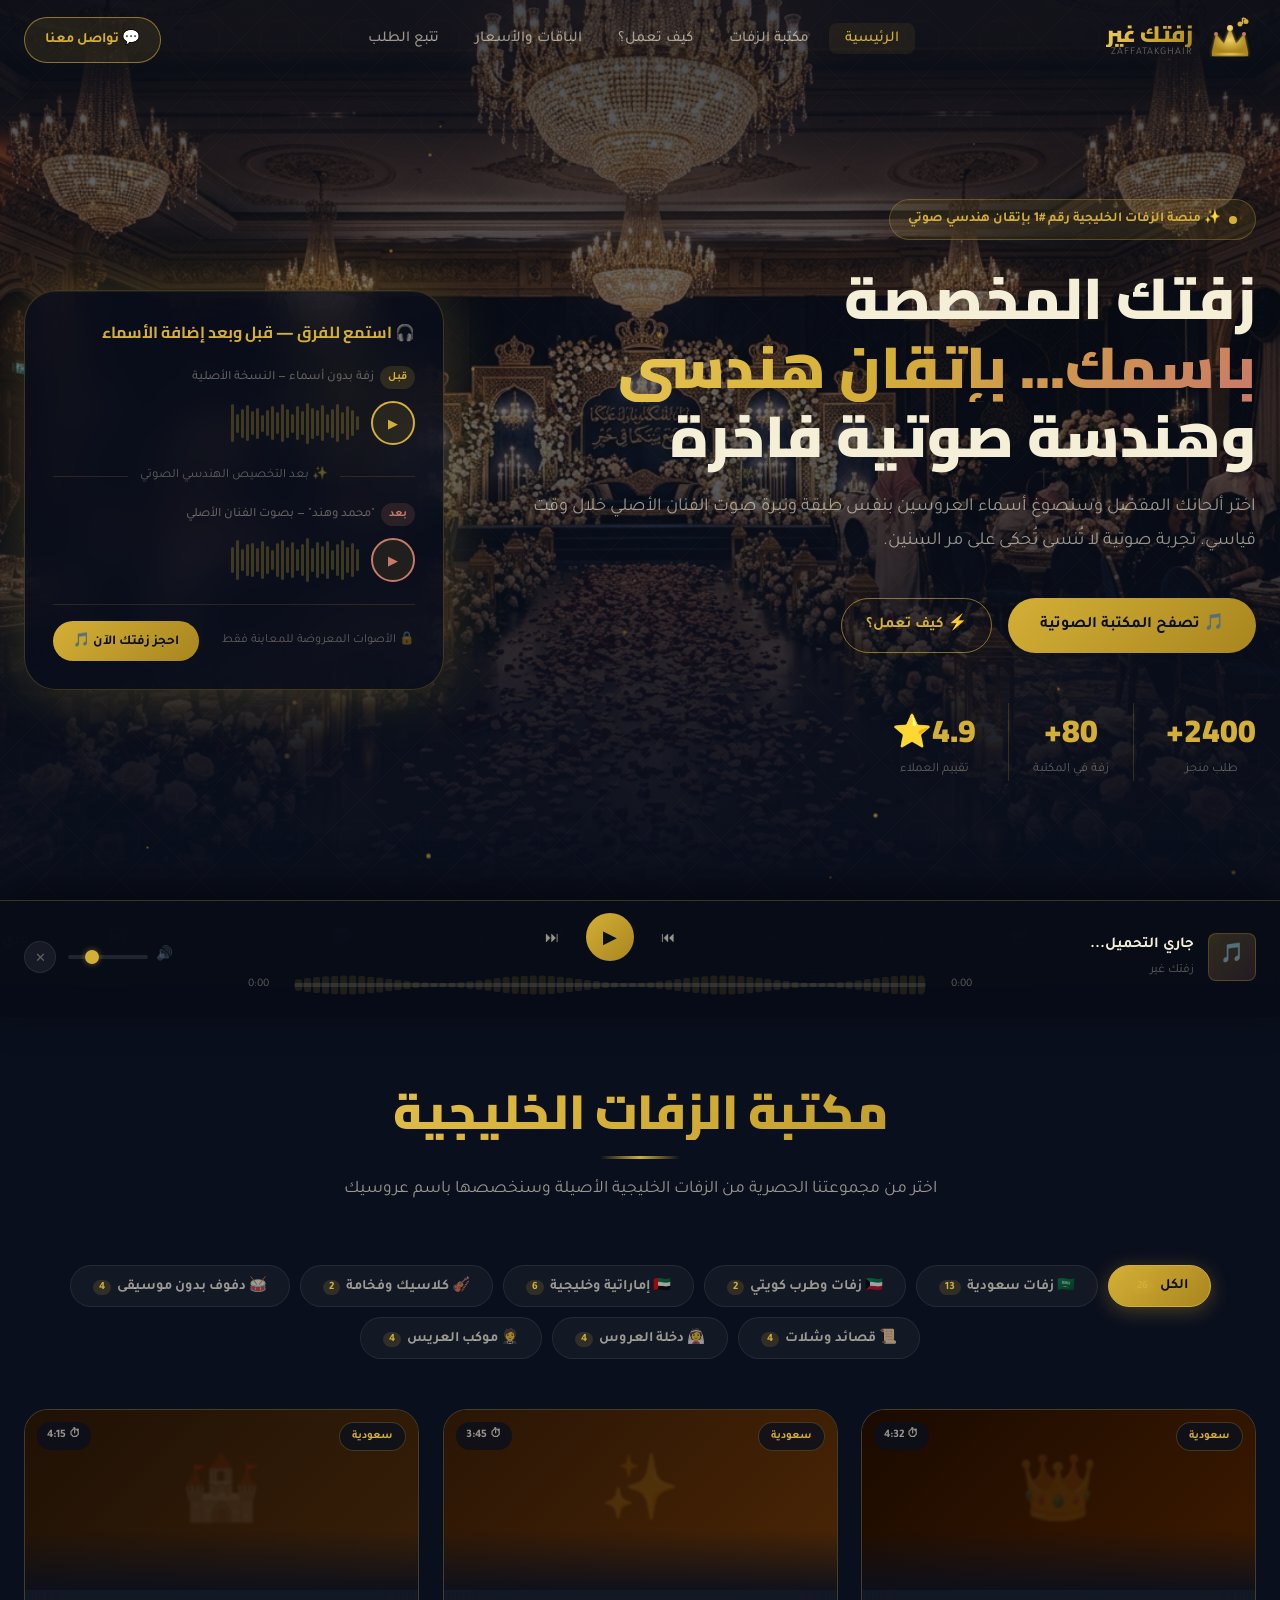
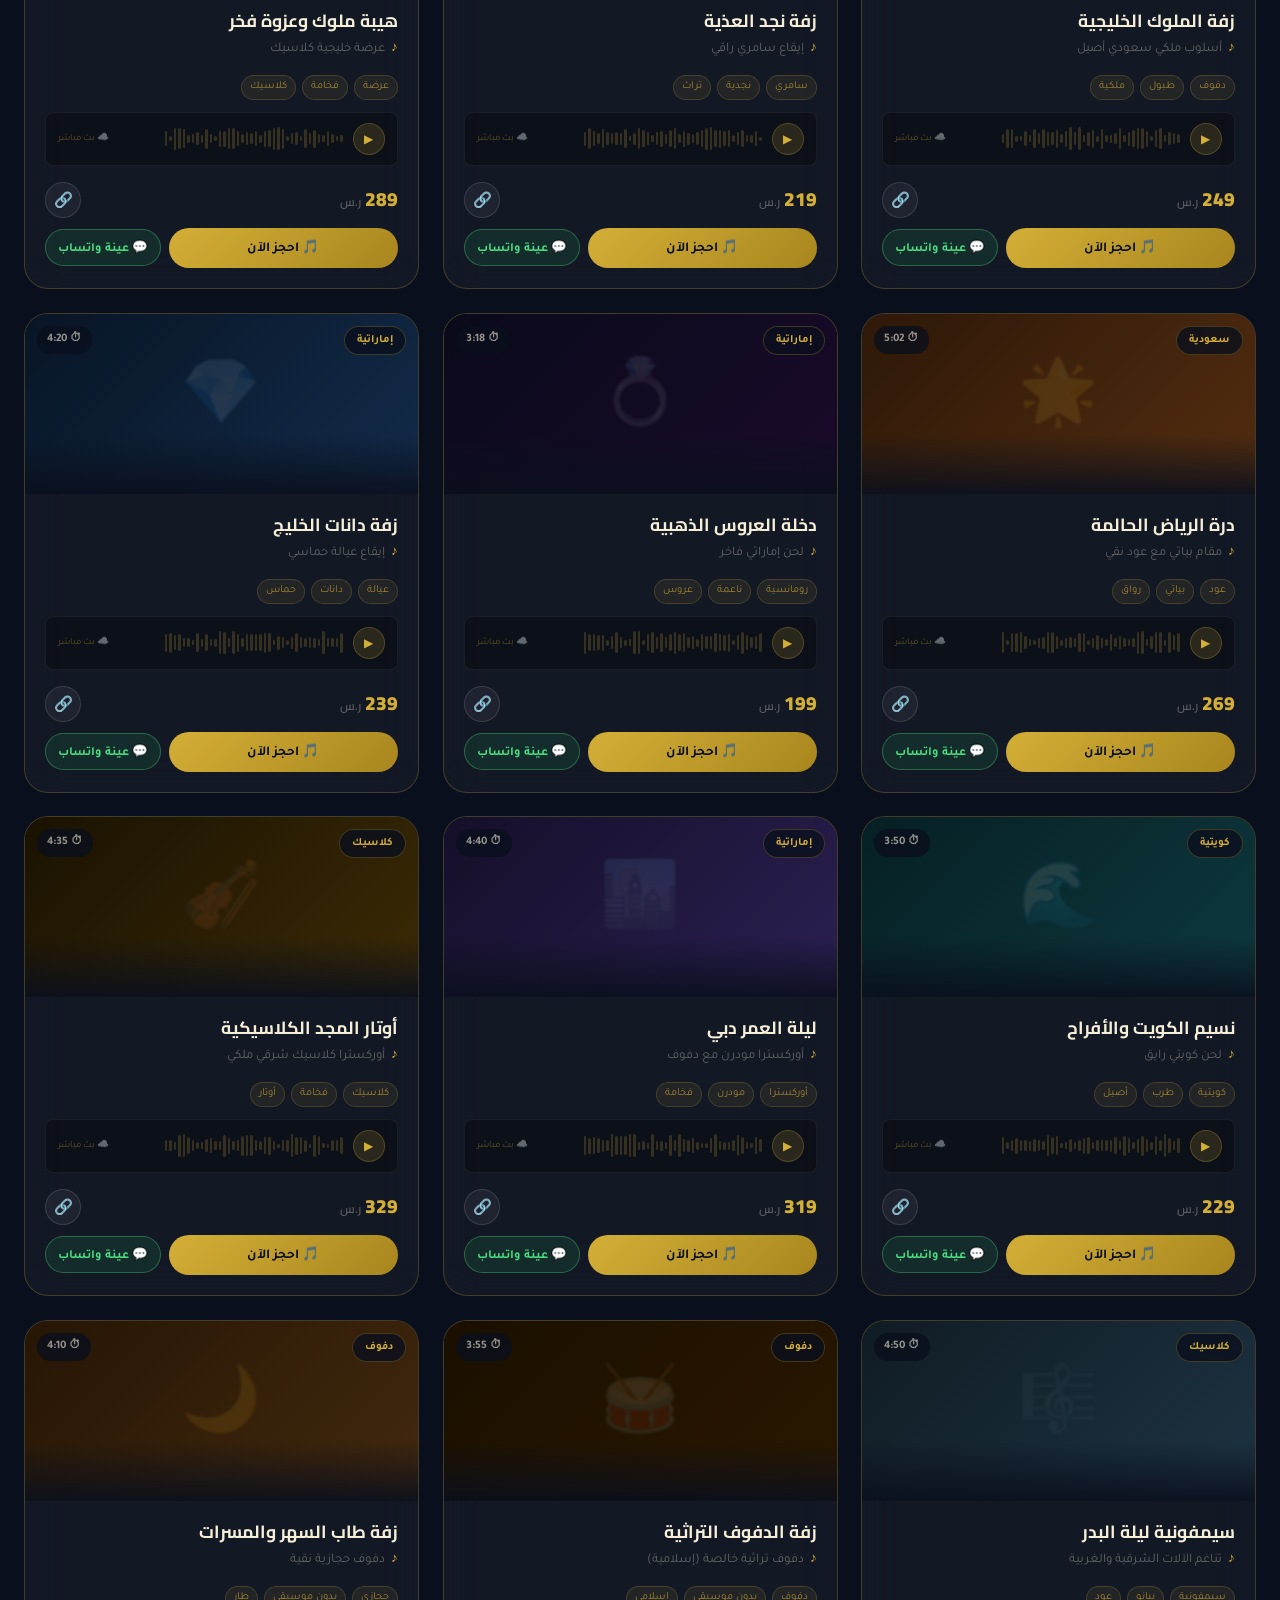
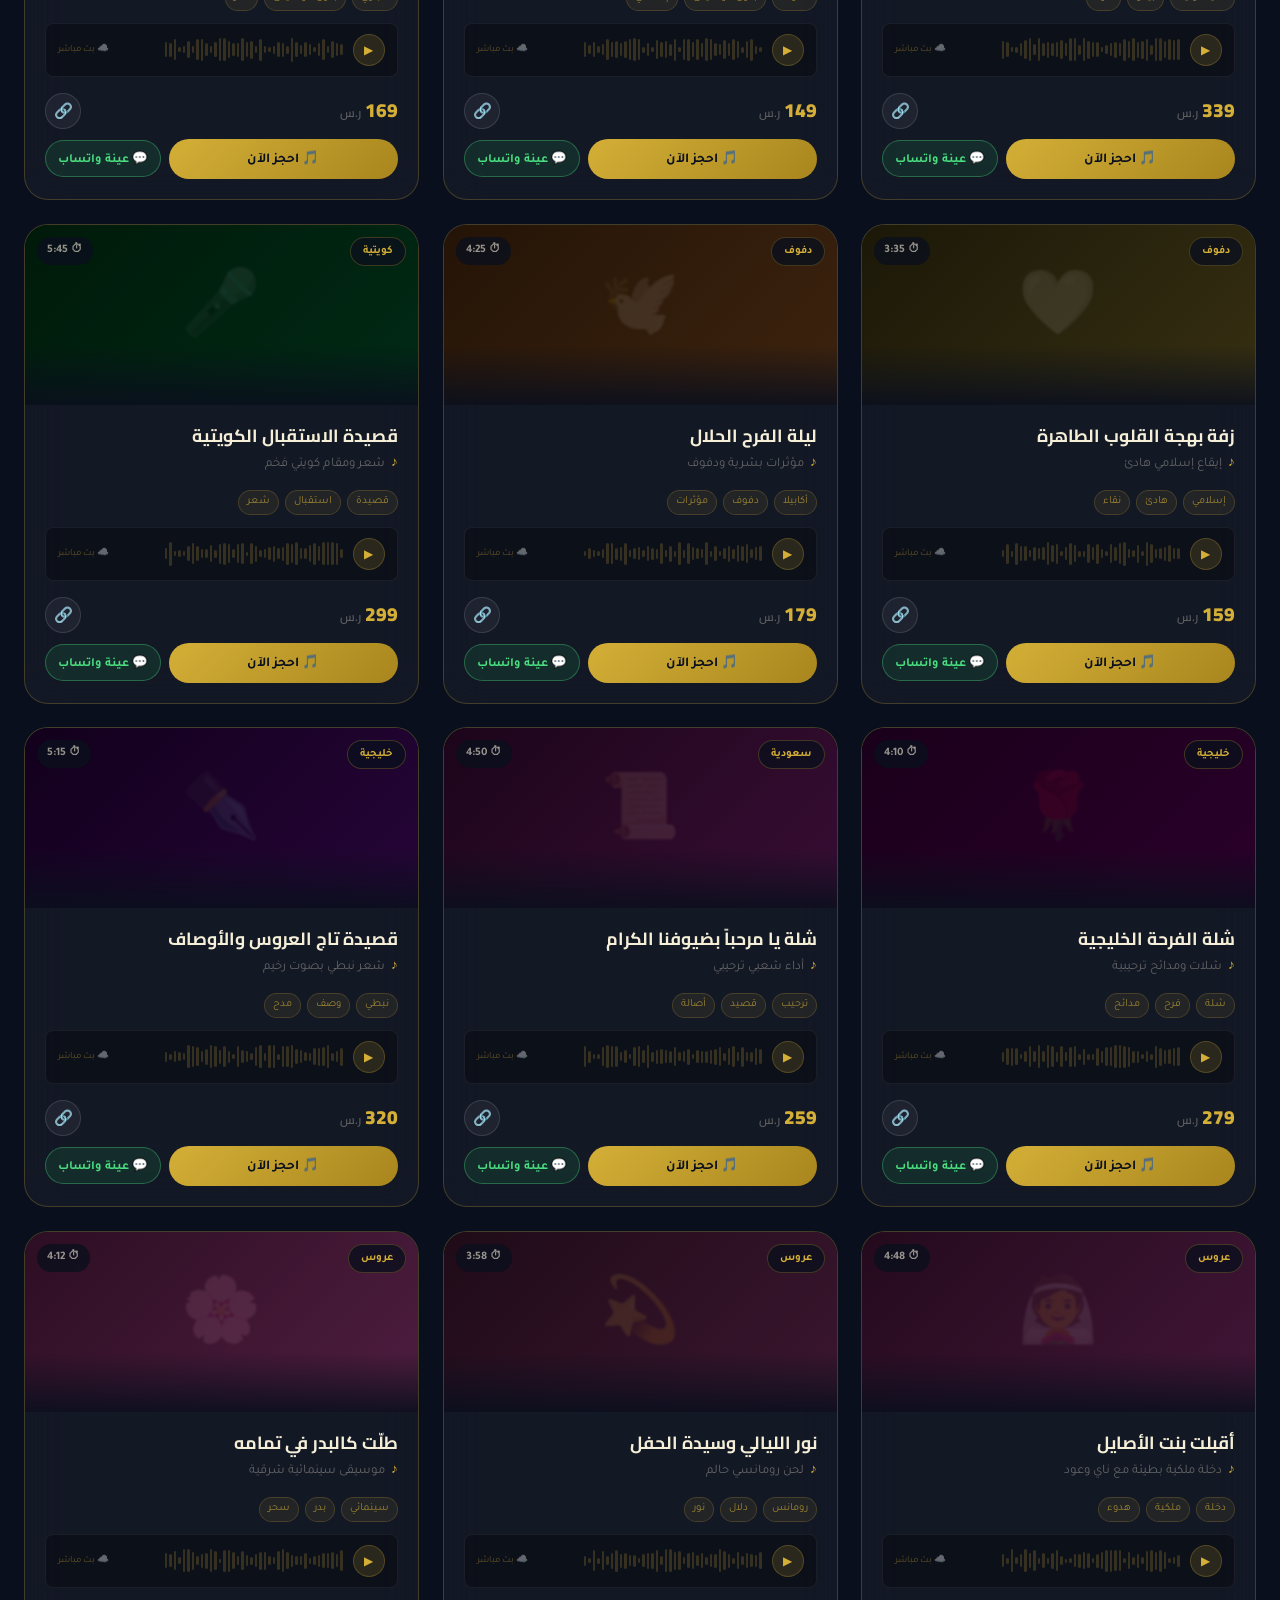
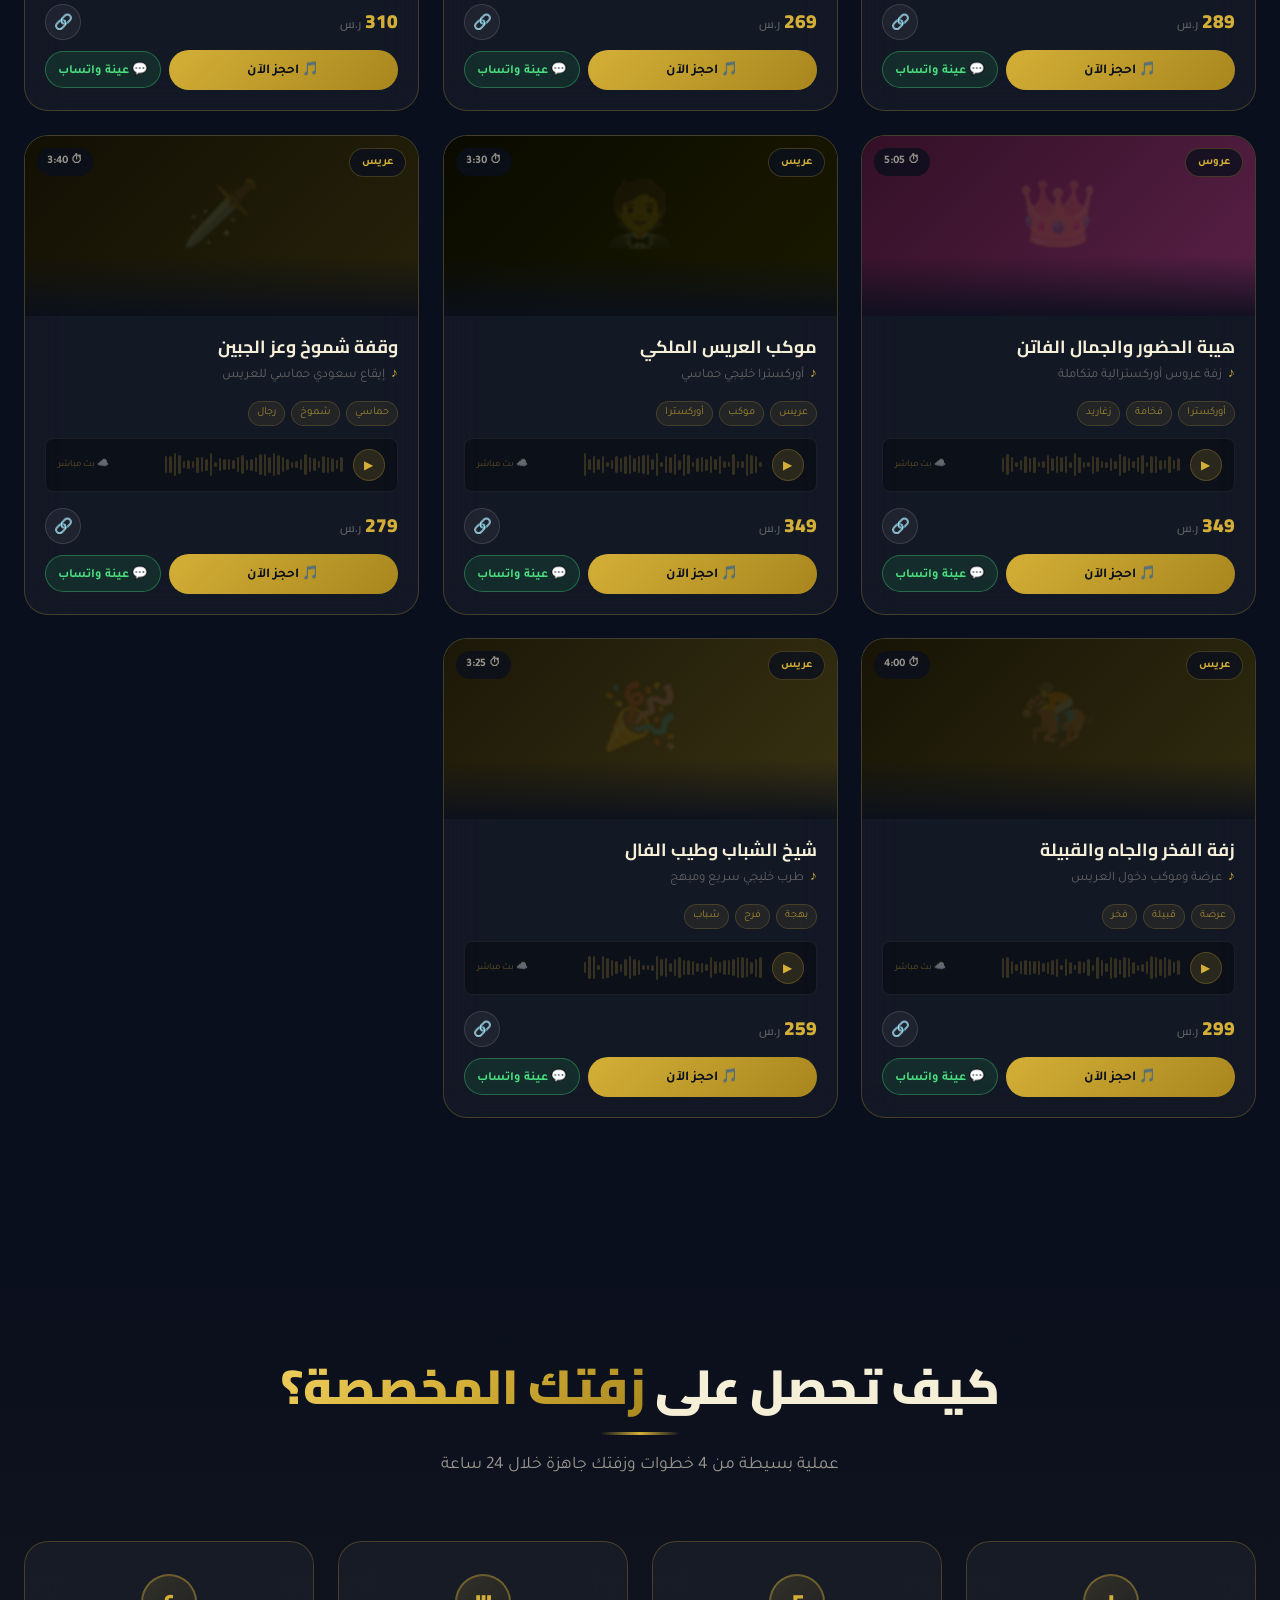
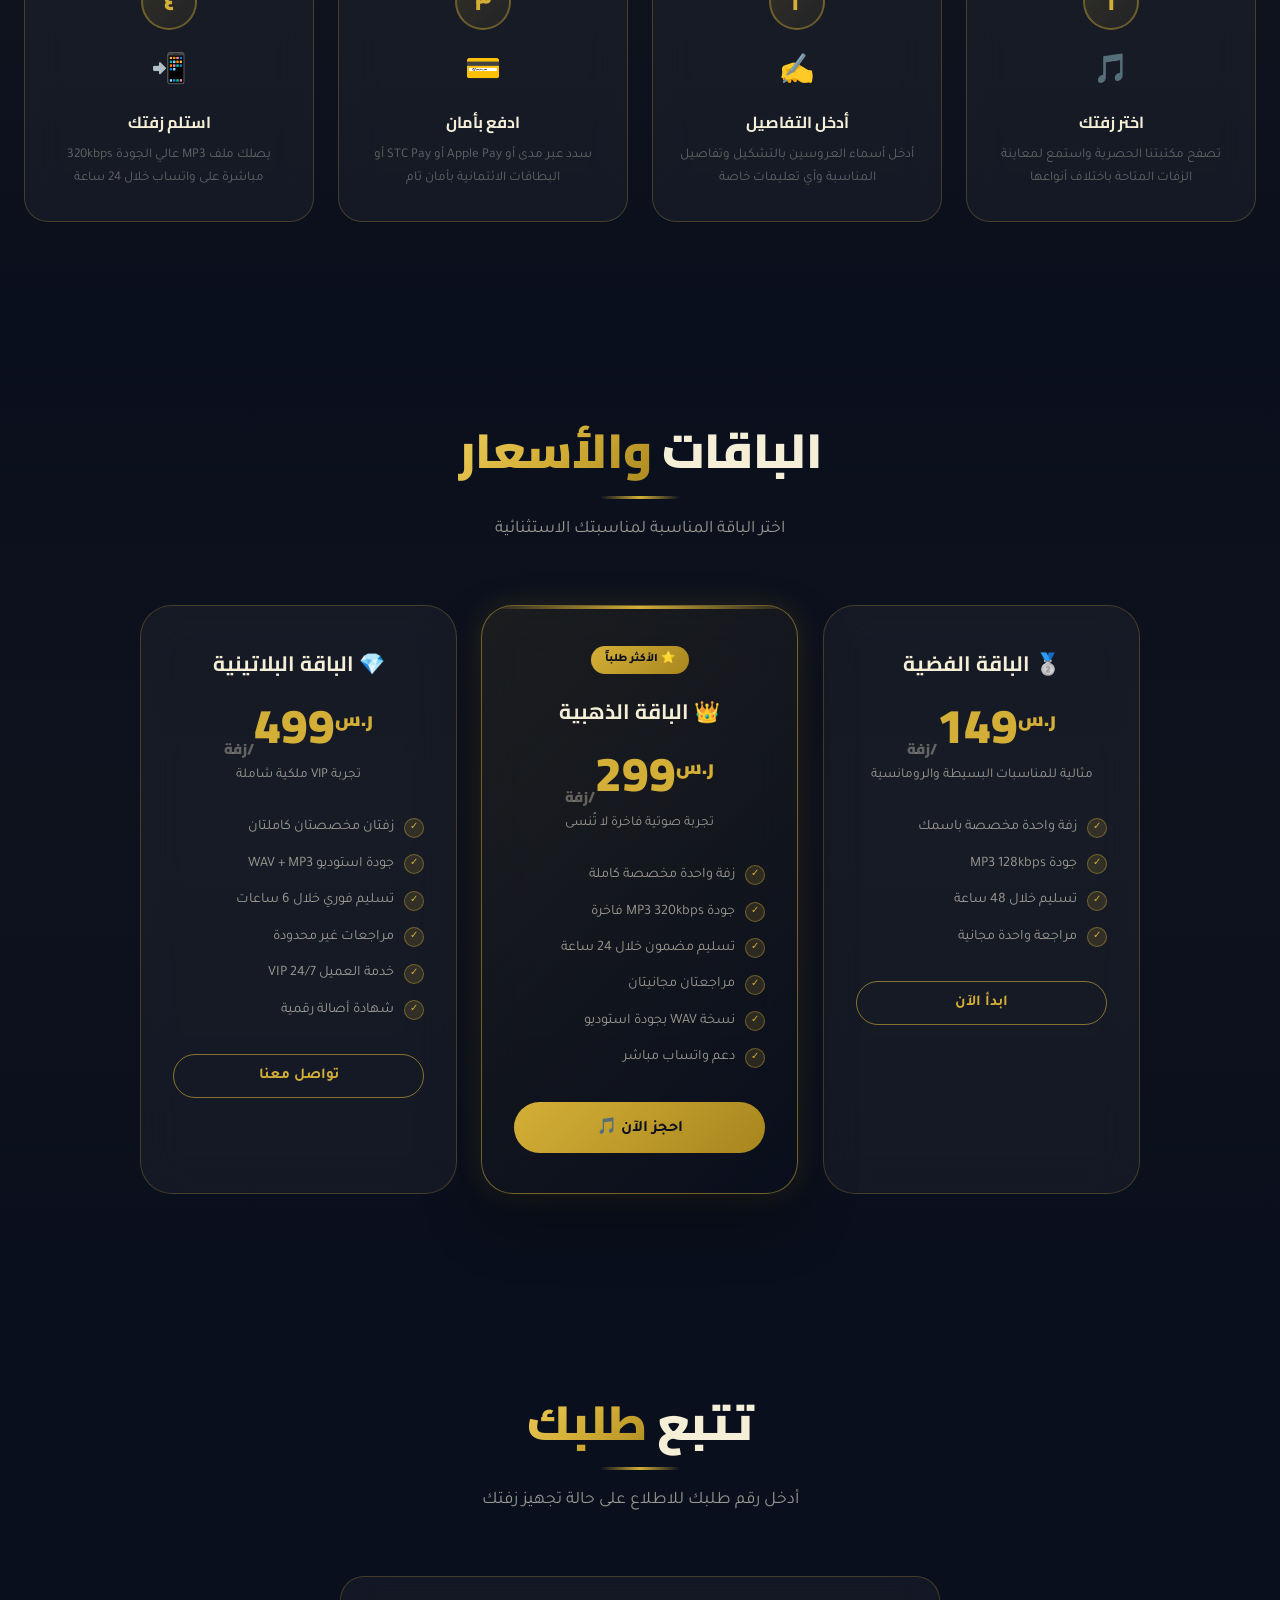
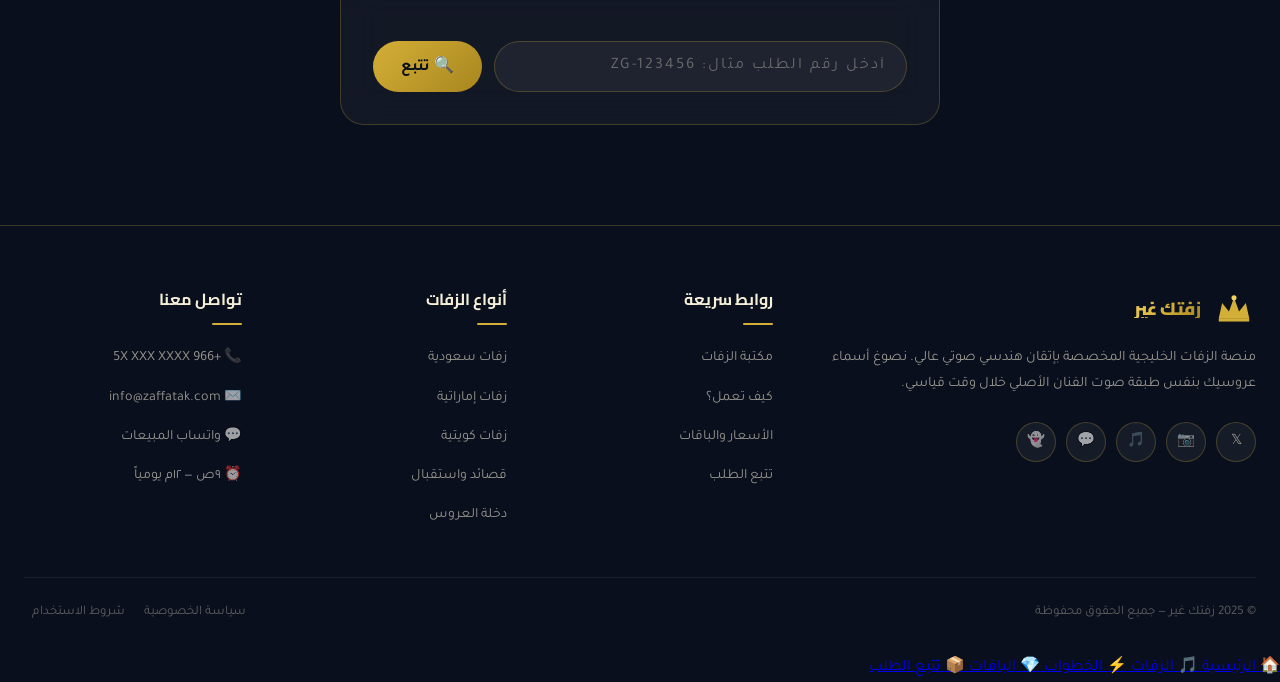
<file: index.html>
<!DOCTYPE html>
<html lang="ar" dir="rtl">
<head>
  <meta charset="UTF-8" />
  <meta name="viewport" content="width=device-width, initial-scale=1.0" />
  <title>زفتك غير | ZaffatakGhair — زفتك المخصصة باسمك بإتقان هندسي</title>
  <meta name="description" content="منصة زفتك غير — زفتك الخليجية المخصصة باسمك وبنفس طبقة صوت الفنان الأصلي، بإتقان هندسي صوتي عالي. زفات سعودية وإماراتية وكويتية فاخرة." />
  <meta name="keywords" content="زفة, زفات خليجية, زفة مخصصة, زفة باسمك, زفة سعودية, دخلة عروس, زفة احترافية" />
  <meta property="og:title" content="زفتك غير — زفة مخصصة باسمك بإتقان هندسي فاخر" />
  <meta property="og:description" content="اختر زفتك وسنصوغ أسماء العروسين بنفس صوت الفنان خلال وقت قياسي" />
  <meta property="og:type" content="website" />
  <link rel="preconnect" href="https://fonts.googleapis.com" />
  <link rel="preconnect" href="https://fonts.gstatic.com" crossorigin />
  <link href="https://fonts.googleapis.com/css2?family=Tajawal:wght@300;400;500;700;800;900&family=Cairo:wght@300;400;600;700;900&display=swap" rel="stylesheet" />
  <link rel="stylesheet" href="css/main.css" />

  <style>
    /* ── Mobile Nav Menu ── */
    .mobile-menu {
      position: fixed;
      top: 80px; left: 0; right: 0;
      background: rgba(10,15,29,0.97);
      backdrop-filter: blur(20px);
      border-bottom: 1px solid rgba(212,175,55,0.2);
      padding: 24px;
      z-index: 999;
      transform: translateY(-10px);
      opacity: 0;
      visibility: hidden;
      transition: all 0.3s ease;
    }
    .mobile-menu.open { transform: translateY(0); opacity: 1; visibility: visible; }
    .mobile-menu .mobile-nav { display: flex; flex-direction: column; gap: 4px; list-style: none; }
    .mobile-menu .mobile-nav a {
      font-family: 'Tajawal', sans-serif;
      font-size: 1.05rem;
      font-weight: 600;
      color: var(--text-muted);
      text-decoration: none;
      padding: 12px 16px;
      border-radius: 10px;
      display: block;
      transition: var(--transition);
    }
    .mobile-menu .mobile-nav a:hover { color: var(--gold); background: rgba(212,175,55,0.08); }

    /* ── Features Strip ── */
    .features-strip {
      border-top: 1px solid rgba(212,175,55,0.12);
      border-bottom: 1px solid rgba(212,175,55,0.12);
      padding: 24px 0;
      overflow: hidden;
      background: rgba(212,175,55,0.02);
    }
    .features-inner {
      display: flex;
      gap: 60px;
      animation: scrollMarquee 30s linear infinite;
    }
    .feature-item {
      display: flex;
      align-items: center;
      gap: 12px;
      white-space: nowrap;
      font-size: 0.9rem;
      color: var(--text-muted);
      font-weight: 500;
    }
    .feature-item .fi { font-size: 1.2rem; }
    @keyframes scrollMarquee {
      0% { transform: translateX(0); }
      100% { transform: translateX(-50%); }
    }

    /* ── How it Works ── */
    .steps-grid {
      display: grid;
      grid-template-columns: repeat(4, 1fr);
      gap: 24px;
    }
    .step-card {
      text-align: center;
      padding: 32px 20px;
    }
    .step-num {
      width: 56px;
      height: 56px;
      border-radius: 50%;
      background: linear-gradient(135deg, rgba(212,175,55,0.15), rgba(212,175,55,0.05));
      border: 2px solid rgba(212,175,55,0.4);
      display: flex;
      align-items: center;
      justify-content: center;
      margin: 0 auto 20px;
      font-family: 'Cairo', sans-serif;
      font-size: 1.4rem;
      font-weight: 900;
      color: var(--gold);
    }
    .step-icon { font-size: 1.8rem; margin-bottom: 10px; display: block; }
    .step-title {
      font-family: 'Cairo', sans-serif;
      font-size: 1rem;
      font-weight: 700;
      color: var(--text-primary);
      margin-bottom: 8px;
    }
    .step-desc { font-size: 0.84rem; color: var(--text-dim); line-height: 1.7; }
    .step-connector {
      display: flex;
      align-items: center;
      justify-content: center;
      color: var(--gold);
      font-size: 1.2rem;
      opacity: 0.4;
    }

    @media (max-width: 768px) {
      .steps-grid { grid-template-columns: repeat(2, 1fr); }
    }
    @media (max-width: 480px) {
      .steps-grid { grid-template-columns: 1fr; }
    }
  </style>
</head>
<body>

<!-- ══════════════════════════════════════════════════════
     TOAST CONTAINER
     ══════════════════════════════════════════════════════ -->
<div class="toast-container" id="toast-container" aria-live="polite"></div>

<!-- ══════════════════════════════════════════════════════
     HEADER
     ══════════════════════════════════════════════════════ -->
<header class="header" id="main-header" role="banner">
  <div class="container">
    <nav class="nav-inner" aria-label="القائمة الرئيسية">

      <!-- Logo -->
      <a href="#" class="logo-wrap" aria-label="زفتك غير - الرئيسية">
        <div class="logo-icon">
          <svg viewBox="0 0 52 52" fill="none" xmlns="http://www.w3.org/2000/svg" aria-hidden="true">
            <defs>
              <radialGradient id="crown-grad" cx="50%" cy="50%" r="50%">
                <stop offset="0%" stop-color="#F0D060"/>
                <stop offset="100%" stop-color="#A8861E"/>
              </radialGradient>
              <filter id="glow">
                <feGaussianBlur stdDeviation="1.5" result="blur"/>
                <feMerge><feMergeNode in="blur"/><feMergeNode in="SourceGraphic"/></feMerge>
              </filter>
            </defs>
            <!-- Crown base -->
            <path d="M8 38 L8 42 L44 42 L44 38 Z" fill="url(#crown-grad)" rx="2" filter="url(#glow)"/>
            <!-- Crown body -->
            <path d="M8 38 L12 20 L20 30 L26 14 L32 30 L40 20 L44 38 Z" fill="url(#crown-grad)" filter="url(#glow)"/>
            <!-- Crown gems -->
            <circle cx="26" cy="14" r="3" fill="#F0D060"/>
            <circle cx="12" cy="20" r="2" fill="#C9796A"/>
            <circle cx="40" cy="20" r="2" fill="#C9796A"/>
            <!-- Musical note -->
            <circle cx="36" cy="10" r="2.5" fill="#D4AF37"/>
            <line x1="38.5" y1="10" x2="38.5" y2="4" stroke="#D4AF37" stroke-width="1.5"/>
            <line x1="38.5" y1="4" x2="42" y2="5" stroke="#D4AF37" stroke-width="1.5"/>
            <circle cx="42" cy="7.5" r="2.5" fill="#D4AF37"/>
          </svg>
        </div>
        <div class="logo-text">
          <span class="logo-main">زفتك غير</span>
          <span class="logo-sub">ZaffatakGhair</span>
        </div>
      </a>

      <!-- Desktop Nav -->
      <ul class="nav-links" role="list">
        <li><a href="#hero" class="active">الرئيسية</a></li>
        <li><a href="#catalog">مكتبة الزفات</a></li>
        <li><a href="#how-it-works">كيف تعمل؟</a></li>
        <li><a href="#pricing">الباقات والأسعار</a></li>
        <li><a href="#tracking">تتبع الطلب</a></li>
      </ul>

      <!-- Actions -->
      <div class="nav-actions">
        <a href="https://wa.me/966500000000?text=%D9%85%D8%B1%D8%AD%D8%A8%D8%A7%D9%8B%D8%8C%20%D8%A3%D8%B1%D9%8A%D8%AF%20%D8%A7%D9%84%D8%A7%D8%B3%D8%AA%D9%81%D8%B3%D8%A7%D8%B1%20%D8%B9%D9%86%20%D8%AE%D8%AF%D9%85%D8%A7%D8%AA%20%D8%B2%D9%81%D8%AA%D9%83%20%D8%BA%D9%8A%D8%B1" target="_blank" rel="noopener" class="nav-btn-contact" aria-label="تواصل معنا عبر واتساب" style="text-decoration:none;">
          💬 تواصل معنا
        </a>
        <button class="hamburger" id="hamburger" aria-label="قائمة التنقل" aria-expanded="false">
          <span></span><span></span><span></span>
        </button>
      </div>

    </nav>
  </div>

  <!-- Mobile Menu -->
  <div class="mobile-menu" id="mobile-menu" role="dialog" aria-label="قائمة التنقل المحمولة">
    <ul class="mobile-nav">
      <li><a href="#hero">🏠 الرئيسية</a></li>
      <li><a href="#catalog">🎵 مكتبة الزفات</a></li>
      <li><a href="#how-it-works">⚡ كيف تعمل؟</a></li>
      <li><a href="#pricing">💎 الباقات والأسعار</a></li>
      <li><a href="#tracking">📦 تتبع الطلب</a></li>
    </ul>
  </div>
</header>

<!-- ══════════════════════════════════════════════════════
     HERO SECTION
     ══════════════════════════════════════════════════════ -->
<section class="hero" id="hero" aria-labelledby="hero-heading">
  <div class="hero-bg" aria-hidden="true"></div>
  <div id="particles" aria-hidden="true"></div>

  <div class="container">
    <div class="hero-content">

      <!-- Text Side -->
      <div class="hero-text-side">
        <div class="hero-badge">
          <span class="dot"></span>
          ✨ منصة الزفات الخليجية رقم #1 بإتقان هندسي صوتي
        </div>

        <h1 class="hero-title" id="hero-heading">
          زفتك المخصصة
          <span class="highlight">باسمك... بإتقان هندسي</span>
          وهندسة صوتية فاخرة
        </h1>

        <p class="hero-subtitle">
          اختر ألحانك المفضل وسنصوغ أسماء العروسين بنفس طبقة ونبرة صوت الفنان الأصلي خلال وقت قياسي.
          تجربة صوتية لا تُنسى تُحكى على مر السنين.
        </p>

        <div class="hero-cta">
          <a href="#catalog" class="btn-primary" id="cta-browse">
            🎵 تصفح المكتبة الصوتية
          </a>
          <a href="#how-it-works" class="btn-ghost" id="cta-learn">
            ⚡ كيف تعمل؟
          </a>
        </div>

        <div class="hero-stats">
          <div class="hero-stat-item">
            <span class="hero-stat-num" id="stat-orders" data-target="2400" data-suffix="+">2400+</span>
            <span class="hero-stat-label">طلب منجز</span>
          </div>
          <div class="hero-stat-item" style="border-right:1px solid rgba(212,175,55,0.2);border-left:1px solid rgba(212,175,55,0.2);padding:0 24px;">
            <span class="hero-stat-num" id="stat-tracks" data-target="80" data-suffix="+">80+</span>
            <span class="hero-stat-label">زفة في المكتبة</span>
          </div>
          <div class="hero-stat-item">
            <span class="hero-stat-num" id="stat-rating" data-target="4.9" data-suffix="⭐">4.9⭐</span>
            <span class="hero-stat-label">تقييم العملاء</span>
          </div>
        </div>
      </div>

      <!-- Audio Comparison Card -->
      <div class="audio-comparison-card" id="comparison-card" role="region" aria-label="مقارنة الصوت قبل وبعد">
        <div class="comparison-title">🎧 استمع للفرق — قبل وبعد إضافة الأسماء</div>

        <!-- Before -->
        <div class="comparison-item">
          <div class="comparison-label">
            <span class="tag">قبل</span>
            زفة بدون أسماء — النسخة الأصلية
          </div>
          <div class="comparison-row">
            <button class="comparison-play-btn" id="play-before" aria-label="تشغيل النسخة الأصلية">▶</button>
            <div class="mini-waveform" id="wave-before" aria-hidden="true">
              <div class="bar" style="height:30%"></div><div class="bar" style="height:55%"></div>
              <div class="bar" style="height:70%"></div><div class="bar" style="height:45%"></div>
              <div class="bar" style="height:80%"></div><div class="bar" style="height:60%"></div>
              <div class="bar" style="height:40%"></div><div class="bar" style="height:75%"></div>
              <div class="bar" style="height:55%"></div><div class="bar" style="height:65%"></div>
              <div class="bar" style="height:85%"></div><div class="bar" style="height:50%"></div>
              <div class="bar" style="height:70%"></div><div class="bar" style="height:40%"></div>
              <div class="bar" style="height:60%"></div><div class="bar" style="height:80%"></div>
              <div class="bar" style="height:45%"></div><div class="bar" style="height:70%"></div>
              <div class="bar" style="height:55%"></div><div class="bar" style="height:35%"></div>
              <div class="bar" style="height:65%"></div><div class="bar" style="height:50%"></div>
              <div class="bar" style="height:75%"></div><div class="bar" style="height:60%"></div>
              <div class="bar" style="height:40%"></div><div class="bar" style="height:80%"></div>
            </div>
          </div>
        </div>

        <div style="display:flex;align-items:center;gap:12px;margin:4px 0 16px;font-size:0.8rem;color:var(--text-dim);">
          <div style="flex:1;height:1px;background:rgba(212,175,55,0.15)"></div>
          ✨ بعد التخصيص الهندسي الصوتي
          <div style="flex:1;height:1px;background:rgba(212,175,55,0.15)"></div>
        </div>

        <!-- After -->
        <div class="comparison-item">
          <div class="comparison-label">
            <span class="tag after">بعد</span>
            "محمد وهند" — بصوت الفنان الأصلي
          </div>
          <div class="comparison-row">
            <button class="comparison-play-btn" id="play-after" style="border-color:var(--rose-gold);color:var(--rose-gold);" aria-label="تشغيل النسخة المخصصة">▶</button>
            <div class="mini-waveform after-wave" id="wave-after" aria-hidden="true">
              <div class="bar" style="height:45%"></div><div class="bar" style="height:70%"></div>
              <div class="bar" style="height:55%"></div><div class="bar" style="height:85%"></div>
              <div class="bar" style="height:65%"></div><div class="bar" style="height:40%"></div>
              <div class="bar" style="height:80%"></div><div class="bar" style="height:60%"></div>
              <div class="bar" style="height:75%"></div><div class="bar" style="height:50%"></div>
              <div class="bar" style="height:90%"></div><div class="bar" style="height:65%"></div>
              <div class="bar" style="height:45%"></div><div class="bar" style="height:75%"></div>
              <div class="bar" style="height:55%"></div><div class="bar" style="height:85%"></div>
              <div class="bar" style="height:70%"></div><div class="bar" style="height:40%"></div>
              <div class="bar" style="height:60%"></div><div class="bar" style="height:80%"></div>
              <div class="bar" style="height:50%"></div><div class="bar" style="height:70%"></div>
              <div class="bar" style="height:65%"></div><div class="bar" style="height:45%"></div>
              <div class="bar" style="height:85%"></div><div class="bar" style="height:55%"></div>
            </div>
          </div>
        </div>

        <div style="margin-top:20px;padding-top:16px;border-top:1px solid rgba(212,175,55,0.15);display:flex;align-items:center;justify-content:space-between;flex-wrap:wrap;gap:10px;">
          <div style="font-size:0.78rem;color:var(--text-dim);">
            🔒 الأصوات المعروضة للمعاينة فقط
          </div>
          <button class="btn-primary" style="padding:10px 20px;font-size:0.85rem;" onclick="document.querySelector('#catalog').scrollIntoView({behavior:'smooth'})">
            احجز زفتك الآن 🎵
          </button>
        </div>
      </div>

    </div>
  </div>
</section>

<!-- ══════════════════════════════════════════════════════
     FEATURES STRIP
     ══════════════════════════════════════════════════════ -->
<div class="features-strip" aria-hidden="true">
  <div class="container">
    <div class="features-inner">
      <div class="feature-item"><span class="fi">🎵</span> 80+ زفة خليجية أصيلة</div>
      <div class="feature-item"><span class="fi">🤖</span> تقنية RVC / ElevenLabs AI</div>
      <div class="feature-item"><span class="fi">⚡</span> تسليم خلال 24 ساعة</div>
      <div class="feature-item"><span class="fi">👑</span> جودة 320kbps MP3</div>
      <div class="feature-item"><span class="fi">💬</span> تسليم واتساب مباشر</div>
      <div class="feature-item"><span class="fi">🔐</span> دفع آمن — مدى / Apple Pay</div>
      <div class="feature-item"><span class="fi">🌟</span> تقييم 4.9/5 من 2400+ عميل</div>
      <!-- duplicate for loop -->
      <div class="feature-item"><span class="fi">🎵</span> 80+ زفة خليجية أصيلة</div>
      <div class="feature-item"><span class="fi">🤖</span> تقنية RVC / ElevenLabs AI</div>
      <div class="feature-item"><span class="fi">⚡</span> تسليم خلال 24 ساعة</div>
      <div class="feature-item"><span class="fi">👑</span> جودة 320kbps MP3</div>
      <div class="feature-item"><span class="fi">💬</span> تسليم واتساب مباشر</div>
      <div class="feature-item"><span class="fi">🔐</span> دفع آمن — مدى / Apple Pay</div>
      <div class="feature-item"><span class="fi">🌟</span> تقييم 4.9/5 من 2400+ عميل</div>
    </div>
  </div>
</div>

<!-- ══════════════════════════════════════════════════════
     CATALOG SECTION
     ══════════════════════════════════════════════════════ -->
<section class="catalog-section section-padding" id="catalog" aria-labelledby="catalog-heading">
  <div class="container">
    <div class="section-header">
      <h2 class="section-title gold-gradient-text" id="catalog-heading">مكتبة الزفات الخليجية</h2>
      <div class="gold-divider" aria-hidden="true"></div>
      <p class="section-subtitle">اختر من مجموعتنا الحصرية من الزفات الخليجية الأصيلة وسنخصصها باسم عروسيك</p>
    </div>

    <div class="filter-tabs" role="tablist" aria-label="فئات الزفات">
      <button class="filter-tab active" data-category="كل" role="tab" aria-selected="true" id="tab-all">الكل</button>
      <button class="filter-tab" data-category="saudi" role="tab" aria-selected="false" id="tab-saudi">🇸🇦 زفات سعودية</button>
      <button class="filter-tab" data-category="kuwait" role="tab" aria-selected="false" id="tab-kuwait">🇰🇼 زفات وطرب كويتي</button>
      <button class="filter-tab" data-category="uae" role="tab" aria-selected="false" id="tab-uae">🇦🇪 إماراتية وخليجية</button>
      <button class="filter-tab" data-category="classic" role="tab" aria-selected="false" id="tab-classic">🎻 كلاسيك وفخامة</button>
      <button class="filter-tab" data-category="duff" role="tab" aria-selected="false" id="tab-duff">🥁 دفوف بدون موسيقى</button>
      <button class="filter-tab" data-category="poetry" role="tab" aria-selected="false" id="tab-poetry">📜 قصائد وشلات</button>
      <button class="filter-tab" data-category="bride" role="tab" aria-selected="false" id="tab-bride">👰 دخلة العروس</button>
      <button class="filter-tab" data-category="groom" role="tab" aria-selected="false" id="tab-groom">🤵 موكب العريس</button>
    </div>

    <!-- Tracks Grid -->
    <div class="tracks-grid" id="tracks-grid" role="list" aria-label="قائمة الزفات المتاحة">
      <!-- Rendered by JS -->
    </div>
  </div>
</section>

<!-- ══════════════════════════════════════════════════════
     HOW IT WORKS
     ══════════════════════════════════════════════════════ -->
<section class="section-padding" id="how-it-works" style="background:linear-gradient(to bottom,transparent,rgba(212,175,55,0.025),transparent);" aria-labelledby="how-heading">
  <div class="container">
    <div class="section-header">
      <h2 class="section-title" id="how-heading">كيف تحصل على <span class="gold-gradient-text">زفتك المخصصة؟</span></h2>
      <div class="gold-divider" aria-hidden="true"></div>
      <p class="section-subtitle">عملية بسيطة من 4 خطوات وزفتك جاهزة خلال 24 ساعة</p>
    </div>

    <div class="steps-grid">
      <div class="step-card glass-card" role="article">
        <div class="step-num">١</div>
        <span class="step-icon">🎵</span>
        <div class="step-title">اختر زفتك</div>
        <p class="step-desc">تصفح مكتبتنا الحصرية واستمع لمعاينة الزفات المتاحة باختلاف أنواعها</p>
      </div>
      <div class="step-card glass-card" role="article">
        <div class="step-num">٢</div>
        <span class="step-icon">✍️</span>
        <div class="step-title">أدخل التفاصيل</div>
        <p class="step-desc">أدخل أسماء العروسين بالتشكيل وتفاصيل المناسبة وأي تعليمات خاصة</p>
      </div>
      <div class="step-card glass-card" role="article">
        <div class="step-num">٣</div>
        <span class="step-icon">💳</span>
        <div class="step-title">ادفع بأمان</div>
        <p class="step-desc">سدد عبر مدى أو Apple Pay أو STC Pay أو البطاقات الائتمانية بأمان تام</p>
      </div>
      <div class="step-card glass-card" role="article">
        <div class="step-num">٤</div>
        <span class="step-icon">📲</span>
        <div class="step-title">استلم زفتك</div>
        <p class="step-desc">يصلك ملف MP3 عالي الجودة 320kbps مباشرة على واتساب خلال 24 ساعة</p>
      </div>
    </div>
  </div>
</section>

<!-- ══════════════════════════════════════════════════════
     PRICING SECTION
     ══════════════════════════════════════════════════════ -->
<section class="pricing-section" id="pricing" aria-labelledby="pricing-heading">
  <div class="container">
    <div class="section-header">
      <h2 class="section-title" id="pricing-heading">الباقات <span class="gold-gradient-text">والأسعار</span></h2>
      <div class="gold-divider" aria-hidden="true"></div>
      <p class="section-subtitle">اختر الباقة المناسبة لمناسبتك الاستثنائية</p>
    </div>

    <div class="pricing-grid">
      <!-- Silver -->
      <div class="pricing-card" role="article" aria-label="باقة الفضية">
        <div class="pricing-name">🥈 الباقة الفضية</div>
        <div class="pricing-price"><sup>ر.س</sup>149<sub>/زفة</sub></div>
        <p class="pricing-desc">مثالية للمناسبات البسيطة والرومانسية</p>
        <ul class="pricing-features">
          <li><span class="check">✓</span> زفة واحدة مخصصة باسمك</li>
          <li><span class="check">✓</span> جودة MP3 128kbps</li>
          <li><span class="check">✓</span> تسليم خلال 48 ساعة</li>
          <li><span class="check">✓</span> مراجعة واحدة مجانية</li>
        </ul>
        <button class="btn-ghost" onclick="document.querySelector('#catalog').scrollIntoView({behavior:'smooth'})" style="width:100%;justify-content:center;" id="pricing-silver-cta">
          ابدأ الآن
        </button>
      </div>

      <!-- Gold (Featured) -->
      <div class="pricing-card featured" role="article" aria-label="الباقة الذهبية — الأكثر طلباً">
        <div class="pricing-badge">⭐ الأكثر طلباً</div>
        <div class="pricing-name">👑 الباقة الذهبية</div>
        <div class="pricing-price"><sup>ر.س</sup>299<sub>/زفة</sub></div>
        <p class="pricing-desc">تجربة صوتية فاخرة لا تُنسى</p>
        <ul class="pricing-features">
          <li><span class="check">✓</span> زفة واحدة مخصصة كاملة</li>
          <li><span class="check">✓</span> جودة MP3 320kbps فاخرة</li>
          <li><span class="check">✓</span> تسليم مضمون خلال 24 ساعة</li>
          <li><span class="check">✓</span> مراجعتان مجانيتان</li>
          <li><span class="check">✓</span> نسخة WAV بجودة استوديو</li>
          <li><span class="check">✓</span> دعم واتساب مباشر</li>
        </ul>
        <button class="btn-primary" onclick="document.querySelector('#catalog').scrollIntoView({behavior:'smooth'})" style="width:100%;justify-content:center;" id="pricing-gold-cta">
          احجز الآن 🎵
        </button>
      </div>

      <!-- Platinum -->
      <div class="pricing-card" role="article" aria-label="الباقة البلاتينية">
        <div class="pricing-name">💎 الباقة البلاتينية</div>
        <div class="pricing-price"><sup>ر.س</sup>499<sub>/زفة</sub></div>
        <p class="pricing-desc">تجربة VIP ملكية شاملة</p>
        <ul class="pricing-features">
          <li><span class="check">✓</span> زفتان مخصصتان كاملتان</li>
          <li><span class="check">✓</span> جودة استوديو WAV + MP3</li>
          <li><span class="check">✓</span> تسليم فوري خلال 6 ساعات</li>
          <li><span class="check">✓</span> مراجعات غير محدودة</li>
          <li><span class="check">✓</span> خدمة العميل VIP 24/7</li>
          <li><span class="check">✓</span> شهادة أصالة رقمية</li>
        </ul>
        <button class="btn-ghost" onclick="document.querySelector('#catalog').scrollIntoView({behavior:'smooth'})" style="width:100%;justify-content:center;" id="pricing-platinum-cta">
          تواصل معنا
        </button>
      </div>
    </div>
  </div>
</section>

<!-- ══════════════════════════════════════════════════════
     ORDER TRACKING
     ══════════════════════════════════════════════════════ -->
<section class="tracking-section" id="tracking" aria-labelledby="tracking-heading">
  <div class="container">
    <div class="tracking-box">
      <div class="section-header">
        <h2 class="section-title" id="tracking-heading">تتبع <span class="gold-gradient-text">طلبك</span></h2>
        <div class="gold-divider" aria-hidden="true"></div>
        <p class="section-subtitle">أدخل رقم طلبك للاطلاع على حالة تجهيز زفتك</p>
      </div>

      <div class="glass-card" style="padding:32px;">
        <div class="tracking-input-group">
          <input
            type="text"
            id="tracking-input"
            class="tracking-input"
            placeholder="أدخل رقم الطلب مثال: ZG-123456"
            aria-label="رقم الطلب"
            maxlength="12"
            style="letter-spacing:2px;text-transform:uppercase;"
          />
          <button class="btn-primary" id="track-order-btn" style="padding:14px 28px;" aria-label="تتبع الطلب">
            🔍 تتبع
          </button>
        </div>
        <div id="tracking-result" role="region" aria-live="polite"></div>
      </div>
    </div>
  </div>
</section>

<!-- ══════════════════════════════════════════════════════
     FOOTER
     ══════════════════════════════════════════════════════ -->
<footer class="footer" role="contentinfo">
  <div class="container">
    <div class="footer-grid">
      <div class="footer-brand">
        <a href="#" class="logo-wrap" style="text-decoration:none;" aria-label="زفتك غير">
          <div class="logo-icon" style="width:44px;height:44px;">
            <svg viewBox="0 0 52 52" fill="none" xmlns="http://www.w3.org/2000/svg">
              <path d="M8 38 L8 42 L44 42 L44 38 Z" fill="#D4AF37"/>
              <path d="M8 38 L12 20 L20 30 L26 14 L32 30 L40 20 L44 38 Z" fill="#D4AF37"/>
              <circle cx="26" cy="14" r="3" fill="#F0D060"/>
            </svg>
          </div>
          <div class="logo-text">
            <span class="logo-main" style="font-size:1.1rem;">زفتك غير</span>
          </div>
        </a>
        <p>منصة الزفات الخليجية المخصصة بإتقان هندسي صوتي عالي. نصوغ أسماء عروسيك بنفس طبقة صوت الفنان الأصلي خلال وقت قياسي.</p>
        <div class="footer-social">
          <a href="#" class="social-btn" aria-label="تويتر">𝕏</a>
          <a href="#" class="social-btn" aria-label="إنستغرام">📷</a>
          <a href="#" class="social-btn" aria-label="تيك توك">🎵</a>
          <a href="#" class="social-btn" aria-label="واتساب">💬</a>
          <a href="#" class="social-btn" aria-label="سناب شات">👻</a>
        </div>
      </div>

      <div class="footer-col">
        <h4>روابط سريعة</h4>
        <ul>
          <li><a href="#catalog">مكتبة الزفات</a></li>
          <li><a href="#how-it-works">كيف تعمل؟</a></li>
          <li><a href="#pricing">الأسعار والباقات</a></li>
          <li><a href="#tracking">تتبع الطلب</a></li>
        </ul>
      </div>

      <div class="footer-col">
        <h4>أنواع الزفات</h4>
        <ul>
          <li><a href="#catalog">زفات سعودية</a></li>
          <li><a href="#catalog">زفات إماراتية</a></li>
          <li><a href="#catalog">زفات كويتية</a></li>
          <li><a href="#catalog">قصائد واستقبال</a></li>
          <li><a href="#catalog">دخلة العروس</a></li>
        </ul>
      </div>

      <div class="footer-col">
        <h4>تواصل معنا</h4>
        <ul>
          <li><a href="tel:+966500000000">📞 +966 5X XXX XXXX</a></li>
          <li><a href="mailto:info@zaffatak.com">✉️ info@zaffatak.com</a></li>
          <li><a href="#">💬 واتساب المبيعات</a></li>
          <li><a href="#">⏰ ٩ص — ١٢م يومياً</a></li>
        </ul>
      </div>
    </div>

    <div class="footer-bottom">
      <span>© 2025 زفتك غير — جميع الحقوق محفوظة</span>
      <span>
        <a href="#" style="color:var(--text-dim);text-decoration:none;margin:0 8px;">سياسة الخصوصية</a>
        <a href="#" style="color:var(--text-dim);text-decoration:none;margin:0 8px;">شروط الاستخدام</a>
      </span>
    </div>
  </div>
</footer>

<!-- ══════════════════════════════════════════════════════
     BOOKING MODAL
     ══════════════════════════════════════════════════════ -->
<div class="modal-overlay" id="modal-overlay" role="dialog" aria-modal="true" aria-labelledby="modal-title">
  <div class="modal" id="booking-modal">
    <div class="modal-header">
      <div>
        <h2 class="modal-title" id="modal-title">🎵 احجز زفتك المخصصة</h2>
        <div class="modal-track-name" id="modal-track-name"></div>
      </div>
      <button class="modal-close" id="modal-close" aria-label="إغلاق">✕</button>
    </div>

    <!-- Form Screen -->
    <div id="form-screen">
      <div class="modal-body">
        <div class="form-row">
          <div class="form-group">
            <label class="form-label" for="groom-name">اسم العريس <span class="req">*</span></label>
            <input type="text" id="groom-name" class="form-input" placeholder="مثال: مُحَمَّد بالتشكيل" required aria-required="true" />
            <div class="form-hint">💡 أضف التشكيل للنطق الصحيح</div>
          </div>
          <div class="form-group">
            <label class="form-label" for="bride-name">اسم العروس <span class="req">*</span></label>
            <input type="text" id="bride-name" class="form-input" placeholder="مثال: هِنْد بالتشكيل" required aria-required="true" />
          </div>
        </div>

        <div class="form-group">
          <label class="form-label" for="family-title">ألقاب العوائل / القبيلة <span style="color:var(--text-dim);font-weight:400;">(اختياري)</span></label>
          <input type="text" id="family-title" class="form-input" placeholder="مثال: آل العتيبي — آل الشمري" />
        </div>

        <div class="form-row">
          <div class="form-group">
            <label class="form-label" for="event-date">تاريخ المناسبة <span class="req">*</span></label>
            <input type="date" id="event-date" class="form-input" required aria-required="true" />
          </div>
          <div class="form-group">
            <label class="form-label" for="whatsapp">رقم الواتساب <span class="req">*</span></label>
            <input type="tel" id="whatsapp" class="form-input" placeholder="+966 5X XXX XXXX" required aria-required="true" dir="ltr" style="text-align:left;" />
          </div>
        </div>

        <div class="form-group">
          <label class="form-label" for="email">البريد الإلكتروني</label>
          <input type="email" id="email" class="form-input" placeholder="email@example.com" dir="ltr" style="text-align:left;" />
        </div>

        <div class="form-group">
          <label class="form-label" for="special-notes">ملاحظات هندسية خاصة</label>
          <textarea id="special-notes" class="form-textarea" placeholder="مثال: أريد النطق بنبرة أبطأ قليلاً في اسم العريس، ومع إطالة في الاسم الأخير..."></textarea>
        </div>

        <!-- Price Summary -->
        <div class="price-summary" aria-label="ملخص السعر">
          <div class="price-row">
            <span>سعر الزفة الأساسي</span>
            <span id="base-price">—</span>
          </div>
          <div class="price-row">
            <span>⚙️ رسوم خدمة الهندسة الصوتية</span>
            <span id="ai-price">50 ر.س</span>
          </div>
          <div class="price-row">
            <span>الضريبة (15%)</span>
            <span id="tax-price">شاملة</span>
          </div>
          <div class="price-row total">
            <span>💎 الإجمالي</span>
            <span id="total-price" style="font-size:1.2rem;">—</span>
          </div>
        </div>

        <!-- Payment Methods -->
        <div class="payment-methods">
          <div class="payment-label">اختر طريقة الدفع</div>
          <div class="payment-options" role="radiogroup" aria-label="طرق الدفع">
            <div class="payment-option selected" data-method="mada" role="radio" aria-checked="true" tabindex="0" id="pay-mada">
              <span class="pm-icon">💳</span>
              مدى
            </div>
            <div class="payment-option" data-method="apple" role="radio" aria-checked="false" tabindex="0" id="pay-apple">
              <span class="pm-icon"></span>
              Apple Pay
            </div>
            <div class="payment-option" data-method="stc" role="radio" aria-checked="false" tabindex="0" id="pay-stc">
              <span class="pm-icon">📱</span>
              STC Pay
            </div>
            <div class="payment-option" data-method="card" role="radio" aria-checked="false" tabindex="0" id="pay-card">
              <span class="pm-icon">🏦</span>
              بطاقة ائتمانية
            </div>
          </div>
        </div>
      </div>

      <div class="modal-footer" style="display:flex;flex-direction:column;gap:10px;">
        <button class="btn-submit" id="submit-order" aria-label="تأكيد وإتمام الدفع">
          🔐 تأكيد وإتمام الدفع
        </button>
        <button type="button" class="btn-ghost" id="modal-wa-sample-btn" style="width:100%;justify-content:center;color:#4ade80;border-color:rgba(74,222,128,0.3);padding:12px;font-size:0.9rem;" onclick="handleModalWhatsAppConsultation()">
          💬 استشرنا أو اطلب عينة مجانية على الواتساب
        </button>
      </div>
    </div>

    <!-- Success Screen -->
    <div id="success-screen" class="success-screen" role="status" aria-live="polite">
      <div class="success-icon" aria-hidden="true">✨</div>
      <h3 class="success-title">تم استلام طلبك بنجاح! 🎉</h3>
      <p style="color:var(--text-muted);font-size:0.95rem;line-height:1.8;">
        سيتواصل معك فريقنا خلال 24 ساعة عبر الواتساب لإرسال زفتك المخصصة.<br/>
        رقم طلبك:
      </p>
      <div class="success-order-id" id="order-id-display" aria-label="رقم الطلب">—</div>
      <div style="display:flex;gap:12px;justify-content:center;flex-wrap:wrap;margin-top:8px;">
        <a href="#" id="wa-link" class="btn-primary" target="_blank" rel="noopener">
          💬 تتبع عبر واتساب
        </a>
        <button class="btn-ghost" onclick="closeBookingModal()" id="close-success-btn">
          إغلاق
        </button>
      </div>
    </div>
  </div>
</div>

<!-- ══════════════════════════════════════════════════════
     STICKY AUDIO PLAYER
     ══════════════════════════════════════════════════════ -->
<div class="sticky-player" id="sticky-player" role="region" aria-label="مشغل الصوت">
  <div class="player-inner">
    <!-- Track Info -->
    <div class="player-track-info">
      <div class="player-thumb-placeholder" aria-hidden="true">🎵</div>
      <div>
        <div class="player-track-name" id="player-track-name">جاري التحميل...</div>
        <div class="player-track-artist" id="player-track-artist">زفتك غير</div>
      </div>
    </div>

    <!-- Controls -->
    <div class="player-controls">
      <div class="player-buttons">
        <button class="player-btn" id="player-prev-btn" aria-label="السابق">⏮</button>
        <button class="player-btn play-pause" id="player-play-btn" aria-label="تشغيل/إيقاف">▶</button>
        <button class="player-btn" id="player-next-btn" aria-label="التالي">⏭</button>
      </div>
      <div class="player-progress">
        <span class="progress-time" id="progress-current">0:00</span>
        <div class="progress-bar-wrap" id="progress-bar-wrap" role="slider" aria-label="شريط التقدم" aria-valuemin="0" aria-valuemax="100" aria-valuenow="0">
          <div class="progress-bg">
            <div class="progress-fill" id="progress-fill"></div>
          </div>
          <div class="waveform-canvas-wrap">
            <canvas id="waveform-canvas" aria-hidden="true"></canvas>
          </div>
        </div>
        <span class="progress-time end" id="progress-total">0:00</span>
      </div>
    </div>

    <!-- Right Controls -->
    <div class="player-right">
      <div class="volume-wrap">
        <span class="volume-icon" id="volume-icon" aria-label="الصوت">🔊</span>
        <input type="range" class="volume-slider" id="volume-slider" min="0" max="100" value="75" aria-label="مستوى الصوت" />
      </div>
      <button class="player-close-btn" id="player-close" aria-label="إغلاق المشغل">✕</button>
    </div>
  </div>
</div>

<!-- ══════════════════════════════════════════════════════
     SOCIAL PROOF LIVE NOTIFICATION WIDGET (إشعارات حية)
     ══════════════════════════════════════════════════════ -->
<div class="social-proof-toast" id="social-proof-toast" role="status" aria-live="polite">
  <div class="sp-icon" aria-hidden="true">👑</div>
  <div class="sp-content">
    <div class="sp-header">
      <span class="sp-live-dot"></span>
      <span class="sp-tag">حجز مباشر الآن</span>
      <span class="sp-time" id="sp-time">قبل دقيقة</span>
    </div>
    <div class="sp-title" id="sp-title">تم حجز زفة الملوك للعروسين نورة ومحمد ✨</div>
  </div>
  <button class="sp-close" onclick="dismissSocialProof()" aria-label="إغلاق الإشعار">✕</button>
</div>

<!-- ══════════════════════════════════════════════════════
     MOBILE BOTTOM APP NAVIGATION (للهواتف)
     ══════════════════════════════════════════════════════ -->
<nav class="mobile-bottom-nav" aria-label="شريط التنقل السفلي">
  <a href="#hero" class="mobile-nav-item active">
    <span class="mn-icon">🏠</span>
    <span>الرئيسية</span>
  </a>
  <a href="#catalog" class="mobile-nav-item">
    <span class="mn-icon">🎵</span>
    <span>الزفات</span>
  </a>
  <a href="#how-it-works" class="mobile-nav-item">
    <span class="mn-icon">⚡</span>
    <span>الخطوات</span>
  </a>
  <a href="#pricing" class="mobile-nav-item">
    <span class="mn-icon">💎</span>
    <span>الباقات</span>
  </a>
  <a href="#tracking" class="mobile-nav-item">
    <span class="mn-icon">📦</span>
    <span>تتبع الطلب</span>
  </a>
</nav>

<!-- Toast Container -->
<div class="toast-container" id="toast-container" aria-live="polite"></div>

<script src="js/tracks-store.js"></script>
<script src="js/audio.js"></script>
<script src="js/app.js"></script>
</body>
</html>
</file>
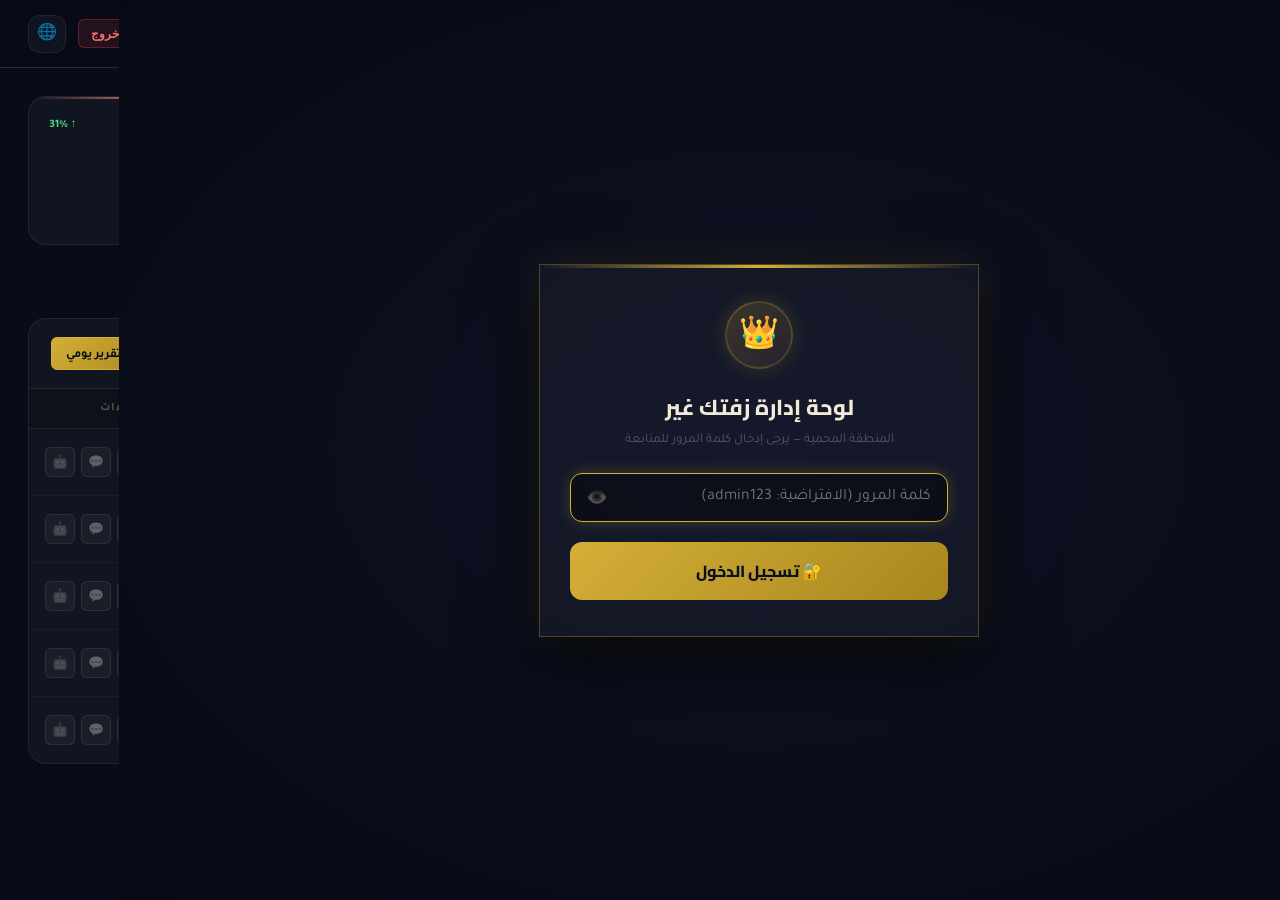
<file: admin.html>
<!DOCTYPE html>
<html lang="ar" dir="rtl">
<head>
  <meta charset="UTF-8" />
  <meta name="viewport" content="width=device-width, initial-scale=1.0" />
  <title>لوحة تحكم المدير | زفتك غير Admin Dashboard</title>
  <meta name="robots" content="noindex, nofollow" />
  <link rel="preconnect" href="https://fonts.googleapis.com" />
  <link rel="preconnect" href="https://fonts.gstatic.com" crossorigin />
  <link href="https://fonts.googleapis.com/css2?family=Tajawal:wght@300;400;500;700;800;900&family=Cairo:wght@300;400;600;700;900&display=swap" rel="stylesheet" />
  <link rel="stylesheet" href="css/admin.css" />

  <style>
    /* Voice Model Cards */
    .voice-model-card {
      background: rgba(255,255,255,0.04);
      border: 1px solid rgba(255,255,255,0.09);
      border-radius: var(--radius-md);
      padding: 14px;
      cursor: pointer;
      transition: var(--transition);
      text-align: center;
    }
    .voice-model-card:hover {
      border-color: var(--border-gold);
      background: rgba(212,175,55,0.06);
    }
    .voice-model-card.selected {
      border-color: var(--gold);
      background: rgba(212,175,55,0.1);
    }
    .voice-model-card .vm-icon { font-size: 1.6rem; display: block; margin-bottom: 8px; }
    .voice-model-card .vm-name { font-size: 0.78rem; font-weight: 600; color: var(--text-muted); }
    .voice-model-card .vm-desc { font-size: 0.65rem; color: var(--text-dim); margin-top: 3px; }

    .ai-result-section {
      margin-top: 20px;
    }
    .ai-result-section.hidden { display: none; }

    .result-player {
      background: rgba(0,0,0,0.3);
      border: 1px solid rgba(212,175,55,0.2);
      border-radius: var(--radius-md);
      padding: 16px;
      display: flex;
      align-items: center;
      gap: 14px;
    }

    #result-waveform {
      flex: 1;
      height: 48px;
      display: flex;
      align-items: center;
      gap: 2px;
      overflow: hidden;
    }

    .analytics-grid {
      display: grid;
      grid-template-columns: repeat(2, 1fr);
      gap: 20px;
    }

    .chart-bar-group {
      display: flex;
      flex-direction: column;
      gap: 10px;
      padding: 20px;
    }

    .chart-bar-item {
      display: flex;
      align-items: center;
      gap: 12px;
      font-size: 0.82rem;
    }

    .chart-bar-label {
      width: 100px;
      color: var(--text-muted);
      text-align: right;
      flex-shrink: 0;
    }

    .chart-bar-track {
      flex: 1;
      height: 8px;
      background: rgba(255,255,255,0.07);
      border-radius: 99px;
      overflow: hidden;
    }

    .chart-bar-fill {
      height: 100%;
      border-radius: 99px;
      background: linear-gradient(90deg, var(--gold-dark), var(--gold-light));
      transition: width 1.2s cubic-bezier(0.4,0,0.2,1);
    }

    .chart-bar-val {
      width: 40px;
      color: var(--gold);
      font-weight: 700;
      font-size: 0.78rem;
      text-align: left;
    }

    @keyframes waveAnim {
      0% { transform: scaleY(0.3); }
      100% { transform: scaleY(1); }
    }

    /* Settings */
    .settings-grid {
      display: grid;
      grid-template-columns: repeat(2, 1fr);
      gap: 20px;
    }

    .toggle-wrap {
      display: flex;
      align-items: center;
      justify-content: space-between;
      padding: 14px 0;
      border-bottom: 1px solid rgba(255,255,255,0.05);
    }

    .toggle-info .toggle-label { font-size: 0.9rem; font-weight: 600; color: var(--text-primary); }
    .toggle-info .toggle-desc { font-size: 0.75rem; color: var(--text-dim); margin-top: 2px; }

    .toggle-switch {
      width: 44px;
      height: 24px;
      background: rgba(255,255,255,0.1);
      border-radius: 12px;
      position: relative;
      cursor: pointer;
      transition: var(--transition);
      flex-shrink: 0;
    }

    .toggle-switch.on { background: var(--gold); }

    .toggle-switch::after {
      content: '';
      position: absolute;
      width: 18px;
      height: 18px;
      background: white;
      border-radius: 50%;
      top: 3px;
      left: 3px;
      transition: var(--transition);
      box-shadow: 0 2px 4px rgba(0,0,0,0.3);
    }

    .toggle-switch.on::after { left: 23px; }
  </style>
</head>
<body>

<!-- Admin Login Overlay (حماية لوحة المدير بكلمة مرور) -->
<div class="admin-login-overlay" id="admin-login-overlay">
  <div class="admin-login-box">
    <div class="login-crown" aria-hidden="true">👑</div>
    <h2 class="login-title">لوحة إدارة زفتك غير</h2>
    <p class="login-sub">المنطقة المحمية — يرجى إدخال كلمة المرور للمتابعة</p>
    <form id="admin-login-form" onsubmit="handleAdminLogin(event)">
      <div class="login-input-group">
        <input type="password" id="admin-password-input" class="login-input" placeholder="كلمة المرور (الافتراضية: admin123)" required autocomplete="current-password" />
        <button type="button" class="toggle-pass-btn" onclick="togglePasswordVisibility()" title="إظهار / إخفاء">👁️</button>
      </div>
      <button type="submit" class="login-btn" id="login-submit-btn">🔐 تسجيل الدخول</button>
      <div class="login-error" id="login-error-msg">❌ كلمة المرور غير صحيحة، يرجى المحاولة مجدداً</div>
    </form>
  </div>
</div>

<!-- Admin Toast -->
<div class="admin-toast-container" id="admin-toast-container" aria-live="polite"></div>

<!-- ══════════════════════════════════════════════════════
     SIDEBAR
     ══════════════════════════════════════════════════════ -->
<aside class="sidebar" id="sidebar" role="navigation" aria-label="قائمة لوحة التحكم">

  <!-- Logo -->
  <div class="sidebar-logo">
    <div class="sidebar-logo-icon" aria-hidden="true">👑</div>
    <div>
      <div class="sidebar-logo-text">زفتك غير</div>
      <span class="sidebar-logo-sub">Admin Dashboard</span>
    </div>
  </div>

  <!-- Nav -->
  <nav class="sidebar-nav" aria-label="قائمة التنقل الإدارية">
    <div class="nav-section-label">الإدارة الرئيسية</div>

    <a class="nav-item active" data-tab="orders" href="#" role="button" id="nav-orders" aria-current="page">
      <span class="nav-icon">📦</span>
      إدارة الطلبات
      <span class="nav-badge" id="orders-badge">0</span>
    </a>

    <a class="nav-item" data-tab="library" href="#" role="button" id="nav-library">
      <span class="nav-icon">🎵</span>
      المكتبة الصوتية
    </a>

    <a class="nav-item" data-tab="ai-studio" href="#" role="button" id="nav-ai">
      <span class="nav-icon">🤖</span>
      استوديو الهندسة الصوتية
    </a>

    <div class="nav-section-label" style="margin-top:8px;">التقارير والإعدادات</div>

    <a class="nav-item" data-tab="analytics" href="#" role="button" id="nav-analytics">
      <span class="nav-icon">📊</span>
      التحليلات والإيرادات
    </a>

    <a class="nav-item" data-tab="settings" href="#" role="button" id="nav-settings">
      <span class="nav-icon">⚙️</span>
      الإعدادات
    </a>

    <div class="nav-section-label" style="margin-top:8px;">روابط سريعة</div>

    <a class="nav-item" href="index.html" target="_blank" role="button">
      <span class="nav-icon">🌐</span>
      الموقع الرئيسي
    </a>
  </nav>

  <!-- User & Logout -->
  <div class="sidebar-footer">
    <div style="display:flex;align-items:center;justify-content:space-between;gap:8px;">
      <div class="sidebar-user" onclick="showAdminToast('👋 مرحباً بك يا مدير زفتك غير!', 'info')" style="flex:1;">
        <div class="user-avatar" aria-hidden="true">م</div>
        <div>
          <div class="user-name">مدير النظام</div>
          <div class="user-role">Super Admin</div>
        </div>
      </div>
      <button class="logout-btn" onclick="adminLogout()" title="تسجيل الخروج وقفل اللوحة">🔒</button>
    </div>
  </div>
</aside>

<!-- ══════════════════════════════════════════════════════
     MAIN CONTENT
     ══════════════════════════════════════════════════════ -->
<main class="admin-main" id="admin-main">

  <!-- Top Bar -->
  <div class="topbar">
    <div style="display:flex;align-items:center;gap:16px;">
      <h1 class="topbar-title" id="topbar-title">📦 إدارة الطلبات</h1>
      <div class="live-badge" aria-label="متصل مباشر">
        <span class="live-dot" aria-hidden="true"></span>
        مباشر
      </div>
    </div>

    <div class="topbar-right">
      <span id="live-clock" style="font-size:0.82rem;color:var(--text-dim);font-family:monospace;" aria-label="الوقت الحالي">--:--:--</span>

      <div class="topbar-search" role="search">
        <span class="search-icon" aria-hidden="true">🔍</span>
        <input type="text" id="admin-search" placeholder="بحث في الطلبات..." aria-label="بحث في الطلبات" />
      </div>

      <button class="topbar-btn" onclick="loadOrders();renderOrdersTable();showAdminToast('🔄 تم التحديث','info')" aria-label="تحديث البيانات" title="تحديث">🔄</button>
      <button class="topbar-btn" aria-label="الإشعارات" title="الإشعارات">
        🔔
        <span class="notif-dot" aria-label="توجد إشعارات جديدة"></span>
      </button>
      <button class="logout-btn" onclick="adminLogout()" title="تسجيل الخروج">🔒 خروج</button>
      <a href="index.html" class="topbar-btn" aria-label="العودة للموقع" title="الموقع الرئيسي" style="text-decoration:none;">🌐</a>
    </div>
  </div>

  <!-- Page Content -->
  <div class="page-content">

    <!-- ════════════ ORDERS TAB ════════════ -->
    <div class="tab-page active" id="tab-orders">

      <!-- Stats -->
      <div class="stats-grid" role="region" aria-label="إحصائيات الطلبات">
        <div class="stat-card gold" role="article">
          <div class="stat-icon gold" aria-hidden="true">🆕</div>
          <div class="stat-value" id="stat-new-orders">0</div>
          <div class="stat-label">طلبات جديدة</div>
          <div class="stat-change up" aria-label="ارتفاع بنسبة 12%">↑ 12%</div>
        </div>
        <div class="stat-card green" role="article">
          <div class="stat-icon green" aria-hidden="true">⚙️</div>
          <div class="stat-value" id="stat-processing">0</div>
          <div class="stat-label">قيد المعالجة</div>
          <div class="stat-change up" aria-label="ارتفاع بنسبة 8%">↑ 8%</div>
        </div>
        <div class="stat-card blue" role="article">
          <div class="stat-icon blue" aria-hidden="true">✅</div>
          <div class="stat-value" id="stat-delivered">0</div>
          <div class="stat-label">تم التسليم</div>
          <div class="stat-change up" aria-label="ارتفاع بنسبة 24%">↑ 24%</div>
        </div>
        <div class="stat-card rose" role="article">
          <div class="stat-icon rose" aria-hidden="true">💰</div>
          <div class="stat-value" id="stat-revenue" style="font-size:1.2rem;">—</div>
          <div class="stat-label">إجمالي الإيرادات</div>
          <div class="stat-change up" aria-label="ارتفاع بنسبة 31%">↑ 31%</div>
        </div>
      </div>

      <!-- Filter Row -->
      <div style="display:flex;gap:8px;margin-bottom:16px;flex-wrap:wrap;" role="group" aria-label="تصفية الطلبات">
        <button class="btn-sm active" data-filter="all" id="filter-all" style="border-color:var(--gold);color:var(--gold);">الكل</button>
        <button class="btn-sm" data-filter="new" id="filter-new">🆕 جديد</button>
        <button class="btn-sm" data-filter="processing" id="filter-processing">⚙️ معالجة</button>
        <button class="btn-sm" data-filter="delivered" id="filter-delivered">✅ مسلّم</button>
        <button class="btn-sm" data-filter="pending" id="filter-pending">⏳ معلق</button>
      </div>

      <!-- Orders Table -->
      <div class="card">
        <div class="card-header">
          <div class="card-title">🗂️ جدول الطلبات المباشر</div>
          <div class="card-actions">
            <button class="btn-sm" onclick="exportCSV()" id="export-csv-btn">📥 تصدير CSV</button>
            <button class="btn-sm primary" onclick="showAdminToast('✉️ تم إرسال تقرير يومي بالبريد الإلكتروني','success')" id="send-report-btn">📊 تقرير يومي</button>
          </div>
        </div>
        <div class="table-wrap">
          <table role="grid" aria-label="جدول الطلبات">
            <thead>
              <tr>
                <th scope="col">رقم الطلب</th>
                <th scope="col">اسم العميل</th>
                <th scope="col">الواتساب</th>
                <th scope="col">الزفة المختارة</th>
                <th scope="col">العروسان</th>
                <th scope="col">تاريخ المناسبة</th>
                <th scope="col">الدفع</th>
                <th scope="col">الحالة</th>
                <th scope="col">إجراءات</th>
              </tr>
            </thead>
            <tbody id="orders-tbody">
              <!-- Rendered by JS -->
            </tbody>
          </table>
        </div>
      </div>
    </div>

    <!-- ════════════ LIBRARY TAB ════════════ -->
    <div class="tab-page" id="tab-library">
      
      <!-- Top Action Bar for Library -->
      <div style="display:flex;justify-content:space-between;align-items:center;flex-wrap:wrap;gap:12px;margin-bottom:20px;">
        <div style="display:flex;gap:8px;flex-wrap:wrap;" id="library-category-filters">
          <button class="btn-sm active" data-lib-filter="كل" onclick="filterAdminLibrary('كل')" style="border-color:var(--gold);color:var(--gold);">الكل</button>
          <button class="btn-sm" data-lib-filter="saudi" onclick="filterAdminLibrary('saudi')">🇸🇦 سعودية</button>
          <button class="btn-sm" data-lib-filter="kuwait" onclick="filterAdminLibrary('kuwait')">🇰🇼 كويتية</button>
          <button class="btn-sm" data-lib-filter="uae" onclick="filterAdminLibrary('uae')">🇦🇪 إماراتية</button>
          <button class="btn-sm" data-lib-filter="classic" onclick="filterAdminLibrary('classic')">🎻 كلاسيك</button>
          <button class="btn-sm" data-lib-filter="duff" onclick="filterAdminLibrary('duff')">🥁 دفوف</button>
          <button class="btn-sm" data-lib-filter="poetry" onclick="filterAdminLibrary('poetry')">📜 قصائد</button>
          <button class="btn-sm" data-lib-filter="bride" onclick="filterAdminLibrary('bride')">👰 عروس</button>
          <button class="btn-sm" data-lib-filter="groom" onclick="filterAdminLibrary('groom')">🤵 عريس</button>
        </div>
        <div style="display:flex;gap:8px;">
          <button class="btn-sm" onclick="TracksStore.exportJSON();showAdminToast('📥 تم تصدير ملف المكتبة JSON','success')" title="تصدير المكتبة الحالية">💾 تصدير JSON</button>
          <button class="btn-sm" onclick="document.getElementById('import-json-input').click()" title="استيراد مكتبة من ملف JSON">📂 استيراد JSON</button>
          <input type="file" id="import-json-input" accept=".json" style="display:none;" onchange="handleImportJSON(event)" />
          <button class="btn-sm" onclick="handleResetLibrary()" style="color:#ef4444;border-color:rgba(239,68,68,0.3);" title="استعادة المكتبة الافتراضية">🔄 استعادة الافتراضي</button>
        </div>
      </div>

      <div class="library-grid" style="display:grid;grid-template-columns: 420px 1fr; gap:22px; align-items:start;">

        <!-- Add / Edit Track Form Card -->
        <div class="card" style="position:sticky;top:90px;">
          <div class="card-header">
            <div class="card-title" id="form-card-title">➕ إضافة زفة أو أغنية جديدة</div>
            <button class="btn-sm" id="cancel-edit-btn" style="display:none;" onclick="resetTrackForm()">إلغاء التعديل</button>
          </div>
          <div style="padding:22px;">
            <form id="add-track-form" novalidate onsubmit="handleSaveTrackForm(event)">
              <input type="hidden" id="track-edit-id" value="" />

              <div class="form-group-admin">
                <label class="label-admin" for="track-title">عنوان الزفة / الأغنية <span style="color:var(--gold)">*</span></label>
                <input type="text" id="track-title" class="input-admin" placeholder="مثال: زفة الملوك الخليجية" required />
              </div>

              <div style="display:grid;grid-template-columns:1fr 1fr;gap:12px;">
                <div class="form-group-admin">
                  <label class="label-admin" for="track-category">المكتبة / الفئة <span style="color:var(--gold)">*</span></label>
                  <select id="track-category" class="select-admin" required>
                    <option value="saudi">🇸🇦 زفة سعودية</option>
                    <option value="kuwait">🇰🇼 زفة وطرب كويتي</option>
                    <option value="uae">🇦🇪 إماراتية وخليجية</option>
                    <option value="classic">🎻 كلاسيك وفخامة</option>
                    <option value="duff">🥁 دفوف بدون موسيقى</option>
                    <option value="poetry">📜 قصائد وشلات</option>
                    <option value="bride">👰 دخلة عروس</option>
                    <option value="groom">🤵 موكب عريس</option>
                  </select>
                </div>
                <div class="form-group-admin">
                  <label class="label-admin" for="track-price">السعر (ر.س)</label>
                  <input type="number" id="track-price" class="input-admin" placeholder="249" min="0" value="249" />
                </div>
              </div>

              <div style="display:grid;grid-template-columns:2fr 1fr;gap:12px;">
                <div class="form-group-admin">
                  <label class="label-admin" for="track-artist">الأسلوب / الفنان الأصلي</label>
                  <input type="text" id="track-artist" class="input-admin" placeholder="مثال: أسلوب ملكي سامري أصيل" />
                </div>
                <div class="form-group-admin">
                  <label class="label-admin" for="track-duration">المدة</label>
                  <input type="text" id="track-duration" class="input-admin" placeholder="4:15" value="4:15" />
                </div>
              </div>

              <!-- Audio Stream / Direct MP3 / Local File Upload -->
              <div class="form-group-admin">
                <label class="label-admin" for="track-youtube">
                  🔗 رابط ملف MP3 مباشر أو معرّف يوتيوب
                </label>
                <input type="text" id="track-youtube" class="input-admin" placeholder="رابط ملف MP3 مباشر (https://.../audio.mp3) أو معرّف يوتيوب" />
                <small style="display:block;margin-top:4px;font-size:0.72rem;color:var(--text-dim);">
                  يمكنك وضع رابط ملف صوتي مباشر (MP3/AAC/WAV) أو رابط يوتيوب.
                </small>
              </div>

              <div class="form-group-admin" style="background:rgba(212,175,55,0.04);border:1px dashed rgba(212,175,55,0.25);border-radius:10px;padding:12px;">
                <label class="label-admin" for="track-file-input" style="color:var(--gold);">
                  📁 أو رفع ملف صوتي محلي من جهازك (MP3/WAV/M4A)
                </label>
                <input type="file" id="track-file-input" class="input-admin" accept="audio/*" onchange="handleLocalAudioFile(event)" style="padding:6px;" />
                <div id="file-upload-status" style="font-size:0.75rem;color:#4ade80;margin-top:4px;display:none;"></div>
              </div>

              <div class="form-group-admin">
                <label class="label-admin" for="track-fallback">
                  🔄 رابط بديل احتياطي (Fallback Link)
                </label>
                <input type="text" id="track-fallback" class="input-admin" placeholder="رابط يوتيوب أو صوت بديل عند انقطاع الأول" />
              </div>

              <div style="display:grid;grid-template-columns:1fr 1fr;gap:12px;">
                <div class="form-group-admin">
                  <label class="label-admin" for="track-tags">الوسوم (مفصولة بفاصلة)</label>
                  <input type="text" id="track-tags" class="input-admin" placeholder="دفوف, سامري, ملكية" />
                </div>
                <div class="form-group-admin">
                  <label class="label-admin" for="track-emoji">رمز التعبير (Emoji)</label>
                  <input type="text" id="track-emoji" class="input-admin" placeholder="👑" maxlength="4" />
                </div>
              </div>

              <button type="submit" class="btn-sm primary" style="width:100%;padding:14px;font-size:0.95rem;justify-content:center;margin-top:8px;" id="add-track-submit">
                ✨ حفظ الزفة ونشرها فوراً
              </button>
            </form>
          </div>
        </div>

        <!-- Existing Tracks Manager List -->
        <div class="card">
          <div class="card-header" style="display:flex;justify-content:space-between;align-items:center;">
            <div style="display:flex;align-items:center;gap:10px;">
              <div class="card-title">🎵 جميع الزفات في المكتبات الفنية</div>
              <span class="nav-badge" id="library-count-badge" style="position:static;font-size:0.75rem;">0 مسار</span>
            </div>
            <div style="font-size:0.8rem;color:var(--text-muted);">
              اضغط على زر التشغيل ▶ لتجربة الصوت الحقيقي في الكواليس
            </div>
          </div>
          <div style="padding:16px;">
            <div id="admin-tracks-list" style="display:flex;flex-direction:column;gap:10px;">
              <!-- Dynamic render by renderAdminLibrary() -->
            </div>
          </div>
        </div>

      </div>
    </div>

    <!-- ════════════ AI STUDIO TAB ════════════ -->
    <div class="tab-page" id="tab-ai-studio">
      <div class="workstation-grid">

        <!-- AI Controls -->
        <div style="display:flex;flex-direction:column;gap:20px;">

          <!-- Order Reference -->
          <div class="card">
            <div class="card-header">
              <div class="card-title">📦 بيانات الطلب</div>
            </div>
            <div style="padding:20px;">
              <div class="form-group-admin">
                <label class="label-admin" for="ai-order-ref">رقم الطلب المرجعي</label>
                <input type="text" id="ai-order-ref" class="input-admin" placeholder="ZG-XXXXXX" style="letter-spacing:2px;text-transform:uppercase;" />
              </div>
              <div style="display:grid;grid-template-columns:1fr 1fr;gap:14px;">
                <div class="form-group-admin">
                  <label class="label-admin" for="ai-groom-name">اسم العريس بالتشكيل <span style="color:var(--gold)">*</span></label>
                  <input type="text" id="ai-groom-name" class="input-admin" placeholder="مُحَمَّد الأَحْمَدِي" />
                </div>
                <div class="form-group-admin">
                  <label class="label-admin" for="ai-bride-name">اسم العروس بالتشكيل <span style="color:var(--gold)">*</span></label>
                  <input type="text" id="ai-bride-name" class="input-admin" placeholder="هِنْد العَتِيبِي" />
                </div>
              </div>
              <div class="form-group-admin">
                <label class="label-admin" for="ai-family">ألقاب العوائل (اختياري)</label>
                <input type="text" id="ai-family" class="input-admin" placeholder="آل... — آل..." />
              </div>
              <div class="form-group-admin">
                <label class="label-admin" for="ai-notes">ملاحظات المهندس الصوتي</label>
                <textarea id="ai-notes" class="textarea-admin" placeholder="إرشادات خاصة بالنطق، السرعة، الطبقة الصوتية..."></textarea>
              </div>
            </div>
          </div>

          <!-- Track Selection -->
          <div class="card">
            <div class="card-header">
              <div class="card-title">🎵 اختيار المسار والنموذج الصوتي</div>
            </div>
            <div style="padding:20px;">
              <div class="form-group-admin">
                <label class="label-admin" for="ai-track-select">المسار الأساسي</label>
                <select id="ai-track-select" class="select-admin">
                  <option>زفة الملوك الخليجية</option>
                  <option>دخلة العروس الذهبية</option>
                  <option>قصيدة الاستقبال الكويتية</option>
                  <option>زفة الدفوف البدون موسيقى</option>
                  <option>شلة الفرحة الخليجية</option>
                  <option>موكب العريس الملكي</option>
                </select>
              </div>

              <!-- Voice Models -->
              <div class="label-admin" style="margin-bottom:10px;">🤖 نموذج الصوت (RVC / ElevenLabs)</div>
              <div style="display:grid;grid-template-columns:repeat(3,1fr);gap:10px;" role="radiogroup" aria-label="اختيار نموذج الصوت">
                <div class="voice-model-card selected" id="vm-khaliji" role="radio" aria-checked="true" tabindex="0">
                  <span class="vm-icon">🎙️</span>
                  <div class="vm-name">خليجي أصيل</div>
                  <div class="vm-desc">RVC v2 — Gulf</div>
                </div>
                <div class="voice-model-card" id="vm-saudi" role="radio" aria-checked="false" tabindex="0">
                  <span class="vm-icon">🇸🇦</span>
                  <div class="vm-name">حجازي</div>
                  <div class="vm-desc">ElevenLabs — AR</div>
                </div>
                <div class="voice-model-card" id="vm-najdi" role="radio" aria-checked="false" tabindex="0">
                  <span class="vm-icon">🎤</span>
                  <div class="vm-name">نجدي</div>
                  <div class="vm-desc">RVC v2 — Najd</div>
                </div>
                <div class="voice-model-card" id="vm-khaleej" role="radio" aria-checked="false" tabindex="0">
                  <span class="vm-icon">🌊</span>
                  <div class="vm-name">خليجي حديث</div>
                  <div class="vm-desc">ElevenLabs Pro</div>
                </div>
                <div class="voice-model-card" id="vm-female" role="radio" aria-checked="false" tabindex="0">
                  <span class="vm-icon">👰</span>
                  <div class="vm-name">نسائي ناعم</div>
                  <div class="vm-desc">RVC — Female AR</div>
                </div>
                <div class="voice-model-card" id="vm-custom" role="radio" aria-checked="false" tabindex="0">
                  <span class="vm-icon">⚙️</span>
                  <div class="vm-name">مخصص</div>
                  <div class="vm-desc">Custom Model</div>
                </div>
              </div>

              <!-- Generate Button -->
              <button
                class="btn-sm primary"
                id="generate-ai-btn"
                style="width:100%;padding:15px;font-size:0.95rem;justify-content:center;margin-top:18px;border-radius:12px;font-weight:800;"
                aria-label="توليد الصوت بالهندسة الصوتية"
              >
                🎵 توليد الصوت بالهندسة الصوتية
              </button>
            </div>
          </div>

          <!-- AI Result -->
          <div class="card ai-result-section hidden" id="ai-result-section">
            <div class="card-header">
              <div class="card-title">✅ نتيجة التوليد</div>
              <span style="font-size:0.72rem;color:var(--green);">• جاهز للمراجعة</span>
            </div>
            <div style="padding:20px;">
              <div class="result-player">
                <button class="btn-sm primary" style="padding:12px 16px;" onclick="previewMergedAudio()" id="play-result-btn" aria-label="تشغيل معاينة النتيجة">
                  ▶ تشغيل
                </button>
                <div id="result-waveform" aria-hidden="true"></div>
                <span style="font-size:0.72rem;color:var(--text-dim);white-space:nowrap;">4:32 دقيقة</span>
              </div>

              <div style="display:flex;gap:10px;margin-top:14px;flex-wrap:wrap;">
                <button class="btn-sm" onclick="previewMergedAudio()" id="preview-ai-btn" style="flex:1;justify-content:center;" aria-label="معاينة المدمج">
                  🎚️ معاينة مع المزج
                </button>
                <button class="btn-sm primary" onclick="exportAndDeliver()" id="export-ai-btn" style="flex:1;justify-content:center;" aria-label="تصدير وتسليم">
                  📤 تصدير وتسليم العميل
                </button>
              </div>
            </div>
          </div>
        </div>

        <!-- AI Status Panel -->
        <div class="ai-status-panel" role="region" aria-label="استوديو الهندسة الصوتية">
          <div class="ai-header">
            <div class="ai-pulse" aria-hidden="true"></div>
            <div class="ai-title">استوديو الهندسة الصوتية</div>
          </div>

          <!-- AI Progress -->
          <div class="ai-progress-wrap" id="ai-progress-wrap" aria-live="polite" aria-label="تقدم التوليد">
            <div style="font-size:0.8rem;font-weight:600;color:var(--gold);margin-bottom:6px;">جاري التوليد...</div>
            <div class="ai-progress-bar">
              <div class="ai-progress-fill" id="ai-progress-fill"></div>
            </div>
            <div class="ai-step-text" id="ai-step-text">يرجى الانتظار...</div>
          </div>

          <!-- Audio Mixer -->
          <div style="margin-top:20px;">
            <div style="font-size:0.8rem;font-weight:600;color:var(--text-muted);margin-bottom:12px;">🎚️ مزج الصوت</div>
            <div class="mixer-track">
              <div class="mixer-label">الصوت AI</div>
              <input type="range" class="mixer-fader" id="fader-ai" min="0" max="100" value="80" aria-label="مستوى الصوت المولد" />
              <div class="mixer-val" id="fader-ai-val">80%</div>
            </div>
            <div class="mixer-track">
              <div class="mixer-label">الموسيقى</div>
              <input type="range" class="mixer-fader" id="fader-music" min="0" max="100" value="70" aria-label="مستوى الموسيقى" />
              <div class="mixer-val" id="fader-music-val">70%</div>
            </div>
            <div class="mixer-track">
              <div class="mixer-label">الدفوف</div>
              <input type="range" class="mixer-fader" id="fader-duff" min="0" max="100" value="60" aria-label="مستوى الدفوف" />
              <div class="mixer-val" id="fader-duff-val">60%</div>
            </div>
          </div>

          <!-- API Connection Status -->
          <div style="margin-top:24px;border-top:1px solid rgba(255,255,255,0.06);padding-top:16px;">
            <div style="font-size:0.78rem;font-weight:600;color:var(--text-dim);margin-bottom:10px;">🔌 حالة الاتصال بـ API</div>
            <div style="display:flex;flex-direction:column;gap:8px;">
              <div style="display:flex;align-items:center;justify-content:space-between;font-size:0.78rem;">
                <span style="color:var(--text-muted);">ElevenLabs API</span>
                <span style="color:var(--green);font-weight:700;">● متصل</span>
              </div>
              <div style="display:flex;align-items:center;justify-content:space-between;font-size:0.78rem;">
                <span style="color:var(--text-muted);">RVC v2 Server</span>
                <span style="color:var(--green);font-weight:700;">● متصل</span>
              </div>
              <div style="display:flex;align-items:center;justify-content:space-between;font-size:0.78rem;">
                <span style="color:var(--text-muted);">Supabase Storage</span>
                <span style="color:var(--green);font-weight:700;">● متصل</span>
              </div>
            </div>
          </div>

          <!-- Quick Stats -->
          <div style="margin-top:20px;display:grid;grid-template-columns:1fr 1fr;gap:10px;">
            <div style="background:rgba(0,0,0,0.25);border-radius:10px;padding:12px;text-align:center;">
              <div style="font-family:'Cairo',sans-serif;font-size:1.4rem;font-weight:900;color:var(--gold);">47</div>
              <div style="font-size:0.68rem;color:var(--text-dim);">ملف مولّد اليوم</div>
            </div>
            <div style="background:rgba(0,0,0,0.25);border-radius:10px;padding:12px;text-align:center;">
              <div style="font-family:'Cairo',sans-serif;font-size:1.4rem;font-weight:900;color:var(--green);">98%</div>
              <div style="font-size:0.68rem;color:var(--text-dim);">معدل رضا العملاء</div>
            </div>
          </div>
        </div>
      </div>
    </div>

    <!-- ════════════ ANALYTICS TAB ════════════ -->
    <div class="tab-page" id="tab-analytics">
      <div class="analytics-grid">

        <!-- Revenue Chart -->
        <div class="card">
          <div class="card-header">
            <div class="card-title">💰 الإيرادات الشهرية</div>
          </div>
          <div class="chart-bar-group" aria-label="مخطط الإيرادات الشهرية">
            ${[['سبتمبر', 85, '12,750'], ['أغسطس', 72, '10,800'], ['يوليو', 90, '13,500'], ['يونيو', 65, '9,750'], ['مايو', 55, '8,250'], ['أبريل', 48, '7,200']].map(([m, w, r]) => `
              <div class="chart-bar-item">
                <div class="chart-bar-label">${m}</div>
                <div class="chart-bar-track">
                  <div class="chart-bar-fill" style="width:${w}%"></div>
                </div>
                <div class="chart-bar-val">${r}</div>
              </div>
            `).join('')}
          </div>
        </div>

        <!-- Top Tracks -->
        <div class="card">
          <div class="card-header">
            <div class="card-title">🏆 أكثر الزفات طلباً</div>
          </div>
          <div class="chart-bar-group" aria-label="الزفات الأكثر طلباً">
            ${[['زفة الملوك', 92], ['دخلة العروس', 78], ['الدفوف', 65], ['قصيدة استقبال', 55], ['موكب العريس', 48]].map(([t, w]) => `
              <div class="chart-bar-item">
                <div class="chart-bar-label" style="font-size:0.75rem;">${t}</div>
                <div class="chart-bar-track">
                  <div class="chart-bar-fill" style="width:${w}%;background:linear-gradient(90deg,var(--rose-gold),var(--gold))"></div>
                </div>
                <div class="chart-bar-val">${w}%</div>
              </div>
            `).join('')}
          </div>
        </div>

        <!-- Orders by Region -->
        <div class="card">
          <div class="card-header">
            <div class="card-title">🗺️ الطلبات حسب المنطقة</div>
          </div>
          <div style="padding:20px;display:flex;flex-direction:column;gap:14px;" aria-label="الطلبات حسب المنطقة">
            ${[['🇸🇦 السعودية', '68%', 68], ['🇦🇪 الإمارات', '15%', 15], ['🇰🇼 الكويت', '10%', 10], ['🇶🇦 قطر', '7%', 7]].map(([r, p, w]) => `
              <div>
                <div style="display:flex;justify-content:space-between;font-size:0.82rem;margin-bottom:6px;">
                  <span style="color:var(--text-muted);">${r}</span>
                  <span style="color:var(--gold);font-weight:700;">${p}</span>
                </div>
                <div style="height:6px;background:rgba(255,255,255,0.07);border-radius:99px;overflow:hidden;">
                  <div style="width:${w}%;height:100%;background:linear-gradient(90deg,var(--gold-dark),var(--gold));border-radius:99px;"></div>
                </div>
              </div>
            `).join('')}
          </div>
        </div>

        <!-- Quick Summary -->
        <div class="card">
          <div class="card-header">
            <div class="card-title">📈 ملخص الأداء</div>
          </div>
          <div style="padding:20px;display:grid;grid-template-columns:1fr 1fr;gap:14px;">
            ${[
              ['💎', 'متوسط قيمة الطلب', '287 ر.س'],
              ['⚡', 'وقت التسليم المتوسط', '18 ساعة'],
              ['🔄', 'معدل التكرار', '34%'],
              ['⭐', 'متوسط التقييم', '4.9/5'],
              ['📦', 'إجمالي الطلبات', '2,400+'],
              ['💬', 'الردود الفورية', '< 2 دقيقة'],
            ].map(([icon, label, val]) => `
              <div style="background:rgba(0,0,0,0.2);border-radius:10px;padding:14px;border:1px solid rgba(255,255,255,0.05);">
                <div style="font-size:1.4rem;margin-bottom:8px;">${icon}</div>
                <div style="font-size:0.68rem;color:var(--text-dim);">${label}</div>
                <div style="font-family:'Cairo',sans-serif;font-size:1rem;font-weight:800;color:var(--gold);margin-top:4px;">${val}</div>
              </div>
            `).join('')}
          </div>
        </div>
      </div>
    </div>

    <!-- ════════════ SETTINGS TAB ════════════ -->
    <div class="tab-page" id="tab-settings">
      <div class="settings-grid">

        <!-- Platform Settings -->
        <div class="card">
          <div class="card-header">
            <div class="card-title">⚙️ إعدادات المنصة</div>
          </div>
          <div style="padding:20px;" role="group" aria-label="إعدادات المنصة">
            ${[
              ['قبول الطلبات الجديدة', 'تفعيل أو إيقاف استقبال الطلبات', true],
              ['إشعارات واتساب التلقائية', 'إرسال تأكيد تلقائي للعملاء', true],
              ['وضع الصيانة', 'إخفاء الموقع مؤقتاً', false],
              ['التحقق من الدفع قبل المعالجة', 'التأكد من اكتمال الدفع', true],
            ].map(([label, desc, on]) => `
              <div class="toggle-wrap">
                <div class="toggle-info">
                  <div class="toggle-label">${label}</div>
                  <div class="toggle-desc">${desc}</div>
                </div>
                <div class="toggle-switch ${on ? 'on' : ''}" role="switch" aria-checked="${on}" tabindex="0" onclick="this.classList.toggle('on');this.setAttribute('aria-checked',this.classList.contains('on'))"></div>
              </div>
            `).join('')}
          </div>
        </div>

        <!-- API Settings -->
        <div class="card">
          <div class="card-header">
            <div class="card-title">🔌 إعدادات API</div>
          </div>
          <div style="padding:20px;">
            <div class="form-group-admin">
              <label class="label-admin" for="elevenlabs-key">ElevenLabs API Key</label>
              <input type="password" id="elevenlabs-key" class="input-admin" placeholder="sk_xxxxxxxxxxxxxxxx" dir="ltr" style="text-align:left;" />
            </div>
            <div class="form-group-admin">
              <label class="label-admin" for="rvc-endpoint">RVC Server Endpoint</label>
              <input type="url" id="rvc-endpoint" class="input-admin" placeholder="https://your-rvc-server.com/api" dir="ltr" style="text-align:left;" />
            </div>
            <div class="form-group-admin">
              <label class="label-admin" for="supabase-url">Supabase Project URL</label>
              <input type="url" id="supabase-url" class="input-admin" placeholder="https://xxxx.supabase.co" dir="ltr" style="text-align:left;" />
            </div>
            <div class="form-group-admin">
              <label class="label-admin" for="wa-number">رقم واتساب الأعمال</label>
              <input type="tel" id="wa-number" class="input-admin" placeholder="+966 5X XXX XXXX" dir="ltr" style="text-align:left;" />
            </div>
            <button class="btn-sm primary" style="width:100%;justify-content:center;padding:12px;" onclick="showAdminToast('✅ تم حفظ الإعدادات بنجاح','success')" id="save-settings-btn">
              💾 حفظ الإعدادات
            </button>
          </div>
        </div>
      </div>
    </div>

  </div><!-- end page-content -->
</main>

<script src="https://www.youtube.com/iframe_api"></script>
<script src="js/tracks-store.js"></script>
<script src="js/audio.js"></script>
<script src="js/admin.js"></script>
<script>
  // Mixer fader values
  document.querySelectorAll('.mixer-fader').forEach(fader => {
    const valEl = document.getElementById(fader.id + '-val');
    fader.addEventListener('input', () => {
      if (valEl) valEl.textContent = fader.value + '%';
    });
  });

  // Export CSV helper
  function exportCSV() {
    const orders = JSON.parse(localStorage.getItem('zg_orders') || '[]');
    const demo = [
      { id: 'ZG-001234', client: 'أحمد العتيبي', groomName: 'أَحْمَد', brideName: 'نُورَة', track: 'زفة الملوك', total: 299, status: 'new' },
    ];
    const all = [...demo, ...orders];
    const csv = [
      'رقم الطلب,العميل,العريس,العروس,الزفة,الإجمالي,الحالة',
      ...all.map(o => `${o.id},${o.client || ''},${o.groomName || ''},${o.brideName || ''},${o.track || o.track?.title || ''},${o.total || 0},${o.status || ''}`)
    ].join('\n');

    const blob = new Blob(['\uFEFF' + csv], { type: 'text/csv;charset=utf-8;' });
    const link = document.createElement('a');
    link.href = URL.createObjectURL(blob);
    link.download = `zaffatak-orders-${Date.now()}.csv`;
    link.click();
    showAdminToast('📥 تم تصدير الجدول بنجاح', 'success');
  }
</script>
</body>
</html>
</file>
<file: css/main.css>
/* ============================================================
   زفتك غير — نظام التصميم الفاخر الكامل
   ZaffatakGhair — Complete Luxury Design System
   ============================================================ */

@import url('https://fonts.googleapis.com/css2?family=Tajawal:wght@300;400;500;700;800;900&family=Cairo:wght@300;400;600;700;900&display=swap');

/* ── CSS Custom Properties ── */
:root {
  --bg-primary:    #0A0F1D;
  --bg-secondary:  #0D1225;
  --bg-card:       rgba(255,255,255,0.04);
  --bg-card-hover: rgba(255,255,255,0.07);
  --gold:          #D4AF37;
  --gold-light:    #F0D060;
  --gold-dark:     #A8861E;
  --rose-gold:     #C9796A;
  --pearl:         #F5EFD8;
  --text-primary:  #F5EFD8;
  --text-muted:    rgba(245,239,216,0.6);
  --text-dim:      rgba(245,239,216,0.35);
  --border-gold:   rgba(212,175,55,0.25);
  --border-gold-hover: rgba(212,175,55,0.6);
  --glass-blur:    blur(20px);
  --glass-blur-lg: blur(40px);
  --shadow-gold:   0 0 30px rgba(212,175,55,0.15);
  --shadow-gold-lg:0 0 60px rgba(212,175,55,0.25);
  --radius-sm:     8px;
  --radius-md:     16px;
  --radius-lg:     24px;
  --radius-xl:     32px;
  --transition:    0.35s cubic-bezier(0.4,0,0.2,1);
}

/* ── Reset & Base ── */
*, *::before, *::after { box-sizing: border-box; margin: 0; padding: 0; }

html {
  scroll-behavior: smooth;
  direction: rtl;
}

body {
  font-family: 'Tajawal', 'Cairo', sans-serif;
  background-color: var(--bg-primary);
  color: var(--text-primary);
  line-height: 1.7;
  overflow-x: hidden;
  -webkit-font-smoothing: antialiased;
}

/* ── Background Pattern ── */
body::before {
  content: '';
  position: fixed;
  inset: 0;
  background:
    radial-gradient(ellipse 80% 60% at 50% -10%, rgba(212,175,55,0.08) 0%, transparent 60%),
    radial-gradient(ellipse 60% 40% at 80% 90%, rgba(201,121,106,0.06) 0%, transparent 50%);
  pointer-events: none;
  z-index: 0;
}

/* Arabesque geometric overlay */
body::after {
  content: '';
  position: fixed;
  inset: 0;
  background-image: url("data:image/svg+xml,%3Csvg xmlns='http://www.w3.org/2000/svg' width='80' height='80'%3E%3Cpath d='M40 0 L80 40 L40 80 L0 40 Z' fill='none' stroke='rgba(212,175,55,0.03)' stroke-width='1'/%3E%3Ccircle cx='40' cy='40' r='20' fill='none' stroke='rgba(212,175,55,0.025)' stroke-width='1'/%3E%3C/svg%3E");
  pointer-events: none;
  z-index: 0;
}

/* ── Scrollbar ── */
::-webkit-scrollbar { width: 6px; }
::-webkit-scrollbar-track { background: var(--bg-primary); }
::-webkit-scrollbar-thumb { background: var(--gold-dark); border-radius: 99px; }

/* ── Particles container ── */
#particles {
  position: absolute;
  inset: 0;
  pointer-events: none;
  z-index: 1;
  overflow: hidden;
}

/* ── Performance optimizations ── */
.track-card,
.pricing-card,
.audio-comparison-card,
.sticky-player,
.modal {
  will-change: transform;
}

/* ── Mobile touch improvements ── */
button, a, [role="button"] {
  -webkit-tap-highlight-color: transparent;
  touch-action: manipulation;
}

/* ── Accessibility: focus visible ── */
:focus-visible {
  outline: 2px solid var(--gold);
  outline-offset: 3px;
  border-radius: 4px;
}
button:focus:not(:focus-visible),
a:focus:not(:focus-visible) {
  outline: none;
}


/* ── Utility ── */
.container { max-width: 1280px; margin: 0 auto; padding: 0 24px; position: relative; z-index: 1; }
.section-padding { padding: 100px 0; }
.text-gold { color: var(--gold); }
.text-muted { color: var(--text-muted); }

.glass-card {
  background: var(--bg-card);
  backdrop-filter: var(--glass-blur);
  -webkit-backdrop-filter: var(--glass-blur);
  border: 1px solid var(--border-gold);
  border-radius: var(--radius-lg);
}

.gold-gradient-text {
  background: linear-gradient(135deg, var(--gold-light) 0%, var(--gold) 50%, var(--gold-dark) 100%);
  -webkit-background-clip: text;
  -webkit-text-fill-color: transparent;
  background-clip: text;
}

.btn-primary {
  display: inline-flex;
  align-items: center;
  gap: 10px;
  background: linear-gradient(135deg, var(--gold) 0%, var(--gold-dark) 100%);
  color: #0A0F1D;
  font-family: 'Tajawal', sans-serif;
  font-weight: 700;
  font-size: 1rem;
  padding: 14px 32px;
  border-radius: var(--radius-xl);
  border: none;
  cursor: pointer;
  transition: var(--transition);
  text-decoration: none;
  white-space: nowrap;
  position: relative;
  overflow: hidden;
}

.btn-primary::before {
  content: '';
  position: absolute;
  inset: 0;
  background: linear-gradient(135deg, rgba(255,255,255,0.2), transparent);
  opacity: 0;
  transition: var(--transition);
}

.btn-primary:hover { transform: translateY(-2px); box-shadow: 0 12px 35px rgba(212,175,55,0.4); }
.btn-primary:hover::before { opacity: 1; }
.btn-primary:active { transform: translateY(0); }

.btn-ghost {
  display: inline-flex;
  align-items: center;
  gap: 8px;
  background: transparent;
  color: var(--gold);
  font-family: 'Tajawal', sans-serif;
  font-weight: 600;
  font-size: 0.95rem;
  padding: 12px 24px;
  border-radius: var(--radius-xl);
  border: 1px solid var(--border-gold-hover);
  cursor: pointer;
  transition: var(--transition);
  text-decoration: none;
}

.btn-ghost:hover {
  background: rgba(212,175,55,0.1);
  border-color: var(--gold);
  box-shadow: 0 0 20px rgba(212,175,55,0.15);
}

/* ── Section Title ── */
.section-title {
  font-family: 'Cairo', sans-serif;
  font-size: clamp(2rem, 5vw, 3rem);
  font-weight: 900;
  line-height: 1.2;
  margin-bottom: 16px;
}

.section-subtitle {
  font-size: 1.1rem;
  color: var(--text-muted);
  max-width: 600px;
  margin: 0 auto 60px;
}

.section-header { text-align: center; margin-bottom: 60px; }

/* ── Divider ── */
.gold-divider {
  width: 80px;
  height: 3px;
  background: linear-gradient(90deg, transparent, var(--gold), transparent);
  margin: 16px auto;
  border-radius: 99px;
}

/* ━━━━━━━━━━━━━━━━━━━━━━━━━━━━━━━━━━━━━━━━━━━━━━━━━━━━━━━━━━
   HEADER & NAVIGATION
   ━━━━━━━━━━━━━━━━━━━━━━━━━━━━━━━━━━━━━━━━━━━━━━━━━━━━━━━━━━ */

.header {
  position: fixed;
  top: 0; left: 0; right: 0;
  z-index: 1000;
  padding: 0;
  transition: var(--transition);
}

.header.scrolled {
  background: rgba(10,15,29,0.92);
  backdrop-filter: var(--glass-blur);
  -webkit-backdrop-filter: var(--glass-blur);
  border-bottom: 1px solid var(--border-gold);
  box-shadow: 0 4px 30px rgba(0,0,0,0.4);
}

.nav-inner {
  display: flex;
  align-items: center;
  justify-content: space-between;
  height: 80px;
  gap: 24px;
}

/* Logo */
.logo-wrap {
  display: flex;
  align-items: center;
  gap: 12px;
  text-decoration: none;
  flex-shrink: 0;
}

.logo-icon {
  width: 52px;
  height: 52px;
  position: relative;
}

.logo-text {
  display: flex;
  flex-direction: column;
  line-height: 1.1;
}

.logo-main {
  font-family: 'Cairo', sans-serif;
  font-size: 1.4rem;
  font-weight: 900;
  background: linear-gradient(135deg, var(--gold-light), var(--gold), var(--gold-dark));
  -webkit-background-clip: text;
  -webkit-text-fill-color: transparent;
  background-clip: text;
  letter-spacing: -0.5px;
}

.logo-sub {
  font-size: 0.65rem;
  color: var(--text-dim);
  letter-spacing: 1px;
  text-transform: uppercase;
}

/* Navigation Links */
.nav-links {
  display: flex;
  align-items: center;
  gap: 4px;
  list-style: none;
}

.nav-links a {
  font-family: 'Tajawal', sans-serif;
  font-weight: 500;
  font-size: 0.95rem;
  color: var(--text-muted);
  text-decoration: none;
  padding: 8px 16px;
  border-radius: var(--radius-sm);
  transition: var(--transition);
  white-space: nowrap;
}

.nav-links a:hover, .nav-links a.active {
  color: var(--gold);
  background: rgba(212,175,55,0.08);
}

/* Nav Actions */
.nav-actions { display: flex; align-items: center; gap: 12px; }

.nav-btn-contact {
  font-family: 'Tajawal', sans-serif;
  font-weight: 600;
  font-size: 0.9rem;
  color: var(--gold);
  background: rgba(212,175,55,0.1);
  border: 1px solid var(--border-gold-hover);
  padding: 10px 20px;
  border-radius: var(--radius-xl);
  cursor: pointer;
  transition: var(--transition);
  display: flex;
  align-items: center;
  gap: 8px;
}

.nav-btn-contact:hover { background: rgba(212,175,55,0.18); }

.nav-btn-login {
  font-family: 'Tajawal', sans-serif;
  font-weight: 700;
  font-size: 0.9rem;
  color: #0A0F1D;
  background: linear-gradient(135deg, var(--gold), var(--gold-dark));
  border: none;
  padding: 10px 22px;
  border-radius: var(--radius-xl);
  cursor: pointer;
  transition: var(--transition);
  display: flex;
  align-items: center;
  gap: 8px;
}

.nav-btn-login:hover { transform: translateY(-1px); box-shadow: 0 6px 20px rgba(212,175,55,0.35); }

/* Mobile hamburger */
.hamburger {
  display: none;
  flex-direction: column;
  gap: 5px;
  cursor: pointer;
  padding: 8px;
  background: none;
  border: none;
}

.hamburger span {
  display: block;
  width: 24px;
  height: 2px;
  background: var(--gold);
  border-radius: 99px;
  transition: var(--transition);
}

/* ━━━━━━━━━━━━━━━━━━━━━━━━━━━━━━━━━━━━━━━━━━━━━━━━━━━━━━━━━━
   HERO SECTION
   ━━━━━━━━━━━━━━━━━━━━━━━━━━━━━━━━━━━━━━━━━━━━━━━━━━━━━━━━━━ */

.hero {
  min-height: 100vh;
  display: flex;
  align-items: center;
  position: relative;
  overflow: hidden;
  padding-top: 80px;
}

.hero-bg {
  position: absolute;
  inset: 0;
  background: url('../assets/hero-bg.jpg') center/cover no-repeat;
  z-index: 0;
}

.hero-bg::after {
  content: '';
  position: absolute;
  inset: 0;
  background: linear-gradient(
    to bottom,
    rgba(10,15,29,0.75) 0%,
    rgba(10,15,29,0.55) 40%,
    rgba(10,15,29,0.9) 80%,
    var(--bg-primary) 100%
  );
}

.hero-content {
  position: relative;
  z-index: 2;
  display: grid;
  grid-template-columns: 1fr 420px;
  gap: 60px;
  align-items: center;
  padding: 80px 0;
}

.hero-badge {
  display: inline-flex;
  align-items: center;
  gap: 8px;
  background: rgba(212,175,55,0.1);
  border: 1px solid rgba(212,175,55,0.3);
  color: var(--gold);
  font-size: 0.85rem;
  font-weight: 600;
  padding: 8px 18px;
  border-radius: var(--radius-xl);
  margin-bottom: 24px;
  animation: fadeInDown 0.8s ease;
}

.hero-badge .dot {
  width: 8px;
  height: 8px;
  background: var(--gold);
  border-radius: 50%;
  animation: pulse-dot 2s infinite;
}

@keyframes pulse-dot {
  0%, 100% { opacity: 1; transform: scale(1); }
  50% { opacity: 0.5; transform: scale(0.7); }
}

.hero-title {
  font-family: 'Cairo', sans-serif;
  font-size: clamp(2.2rem, 5vw, 3.6rem);
  font-weight: 900;
  line-height: 1.2;
  margin-bottom: 20px;
  animation: fadeInUp 0.9s ease 0.1s both;
}

.hero-title .highlight {
  background: linear-gradient(135deg, var(--gold-light), var(--gold), var(--rose-gold));
  -webkit-background-clip: text;
  -webkit-text-fill-color: transparent;
  background-clip: text;
  display: block;
}

.hero-subtitle {
  font-size: 1.15rem;
  color: var(--text-muted);
  line-height: 1.8;
  margin-bottom: 40px;
  animation: fadeInUp 0.9s ease 0.2s both;
}

.hero-cta {
  display: flex;
  gap: 16px;
  flex-wrap: wrap;
  animation: fadeInUp 0.9s ease 0.3s both;
}

.hero-stats {
  display: flex;
  gap: 32px;
  margin-top: 50px;
  animation: fadeInUp 0.9s ease 0.4s both;
}

.hero-stat-item {
  text-align: center;
}

.hero-stat-num {
  font-family: 'Cairo', sans-serif;
  font-size: 2rem;
  font-weight: 900;
  color: var(--gold);
  display: block;
}

.hero-stat-label {
  font-size: 0.8rem;
  color: var(--text-dim);
  display: block;
  margin-top: 2px;
}

/* Audio Comparison Card */
.audio-comparison-card {
  background: rgba(10,15,29,0.7);
  backdrop-filter: var(--glass-blur);
  -webkit-backdrop-filter: var(--glass-blur);
  border: 1px solid var(--border-gold);
  border-radius: var(--radius-xl);
  padding: 28px;
  animation: fadeInRight 1s ease 0.3s both;
  box-shadow: var(--shadow-gold-lg), inset 0 1px 0 rgba(212,175,55,0.1);
  position: relative;
  overflow: hidden;
}

.audio-comparison-card::before {
  content: '';
  position: absolute;
  top: 0; right: 0;
  width: 200px;
  height: 200px;
  background: radial-gradient(circle, rgba(212,175,55,0.05) 0%, transparent 70%);
  pointer-events: none;
}

.comparison-title {
  font-family: 'Cairo', sans-serif;
  font-size: 1rem;
  font-weight: 700;
  color: var(--gold);
  margin-bottom: 20px;
  display: flex;
  align-items: center;
  gap: 8px;
}

.comparison-item {
  display: flex;
  flex-direction: column;
  gap: 10px;
  margin-bottom: 18px;
}

.comparison-label {
  font-size: 0.8rem;
  color: var(--text-dim);
  font-weight: 500;
  display: flex;
  align-items: center;
  gap: 6px;
}

.comparison-label .tag {
  background: rgba(212,175,55,0.15);
  color: var(--gold);
  padding: 2px 8px;
  border-radius: 99px;
  font-size: 0.7rem;
  font-weight: 700;
}

.comparison-label .tag.after {
  background: rgba(201,121,106,0.15);
  color: var(--rose-gold);
}

/* Mini waveform */
.mini-waveform {
  height: 48px;
  display: flex;
  align-items: center;
  gap: 2px;
  cursor: pointer;
  position: relative;
}

.mini-waveform .bar {
  width: 3px;
  background: rgba(212,175,55,0.25);
  border-radius: 99px;
  transition: height 0.3s ease, background 0.3s ease;
  flex-shrink: 0;
}

.mini-waveform.active .bar {
  background: var(--gold);
  animation: waveAnim var(--dur, 0.8s) ease-in-out infinite alternate;
  animation-delay: var(--delay, 0s);
}

.mini-waveform.after-wave.active .bar {
  background: var(--rose-gold);
}

@keyframes waveAnim {
  0% { transform: scaleY(0.4); }
  100% { transform: scaleY(1); }
}

.comparison-play-btn {
  width: 44px;
  height: 44px;
  border-radius: 50%;
  border: 2px solid var(--gold);
  background: rgba(212,175,55,0.1);
  color: var(--gold);
  display: flex;
  align-items: center;
  justify-content: center;
  cursor: pointer;
  transition: var(--transition);
  flex-shrink: 0;
}

.comparison-play-btn:hover {
  background: var(--gold);
  color: #0A0F1D;
  box-shadow: 0 0 20px rgba(212,175,55,0.4);
}

.comparison-row {
  display: flex;
  align-items: center;
  gap: 12px;
}

/* ━━━━━━━━━━━━━━━━━━━━━━━━━━━━━━━━━━━━━━━━━━━━━━━━━━━━━━━━━━
   CATALOG SECTION
   ━━━━━━━━━━━━━━━━━━━━━━━━━━━━━━━━━━━━━━━━━━━━━━━━━━━━━━━━━━ */

.catalog-section { padding: 100px 0 140px; }

/* Filter Tabs */
.filter-tabs {
  display: flex;
  gap: 10px;
  flex-wrap: wrap;
  justify-content: center;
  margin-bottom: 50px;
}

.filter-tab {
  font-family: 'Tajawal', sans-serif;
  font-weight: 600;
  font-size: 0.9rem;
  color: var(--text-muted);
  background: rgba(255,255,255,0.04);
  border: 1px solid rgba(255,255,255,0.08);
  padding: 10px 22px;
  border-radius: var(--radius-xl);
  cursor: pointer;
  transition: var(--transition);
  white-space: nowrap;
}

.filter-tab:hover {
  color: var(--gold);
  border-color: rgba(212,175,55,0.3);
  background: rgba(212,175,55,0.05);
}

.filter-tab.active {
  color: #0A0F1D;
  background: linear-gradient(135deg, var(--gold), var(--gold-dark));
  border-color: var(--gold);
  box-shadow: 0 4px 20px rgba(212,175,55,0.3);
}

/* Tracks Grid */
.tracks-grid {
  display: grid;
  grid-template-columns: repeat(auto-fill, minmax(320px, 1fr));
  gap: 24px;
}

/* Track Card */
.track-card {
  background: var(--bg-card);
  backdrop-filter: var(--glass-blur);
  -webkit-backdrop-filter: var(--glass-blur);
  border: 1px solid var(--border-gold);
  border-radius: var(--radius-lg);
  overflow: hidden;
  transition: var(--transition);
  cursor: pointer;
  position: relative;
}

.track-card:hover {
  transform: translateY(-6px);
  border-color: rgba(212,175,55,0.5);
  box-shadow: 0 20px 50px rgba(0,0,0,0.4), 0 0 30px rgba(212,175,55,0.1);
}

.track-cover {
  position: relative;
  height: 180px;
  overflow: hidden;
}

.track-cover img {
  width: 100%;
  height: 100%;
  object-fit: cover;
  transition: transform 0.6s ease;
  filter: brightness(0.8);
}

.track-card:hover .track-cover img { transform: scale(1.06); }

.track-cover-overlay {
  position: absolute;
  inset: 0;
  background: linear-gradient(to bottom, transparent 30%, rgba(10,15,29,0.9) 100%);
}

.track-region-badge {
  position: absolute;
  top: 12px;
  right: 12px;
  background: rgba(10,15,29,0.8);
  backdrop-filter: blur(8px);
  border: 1px solid var(--border-gold);
  color: var(--gold);
  font-size: 0.7rem;
  font-weight: 700;
  padding: 4px 12px;
  border-radius: 99px;
}

.track-duration-badge {
  position: absolute;
  top: 12px;
  left: 12px;
  background: rgba(10,15,29,0.8);
  backdrop-filter: blur(8px);
  color: var(--text-muted);
  font-size: 0.72rem;
  font-weight: 600;
  padding: 4px 10px;
  border-radius: 99px;
}

.track-play-overlay {
  position: absolute;
  inset: 0;
  display: flex;
  align-items: center;
  justify-content: center;
  opacity: 0;
  transition: var(--transition);
  background: rgba(10,15,29,0.4);
}

.track-card:hover .track-play-overlay { opacity: 1; }

.track-play-big {
  width: 60px;
  height: 60px;
  border-radius: 50%;
  background: linear-gradient(135deg, var(--gold), var(--gold-dark));
  color: #0A0F1D;
  display: flex;
  align-items: center;
  justify-content: center;
  font-size: 1.4rem;
  box-shadow: 0 0 30px rgba(212,175,55,0.5);
  transition: transform 0.2s ease;
}

.track-play-big:hover { transform: scale(1.1); }

.track-body {
  padding: 20px;
}

.track-title {
  font-family: 'Cairo', sans-serif;
  font-size: 1.1rem;
  font-weight: 700;
  color: var(--text-primary);
  margin-bottom: 6px;
  line-height: 1.3;
}

.track-artist {
  font-size: 0.82rem;
  color: var(--text-dim);
  margin-bottom: 14px;
  display: flex;
  align-items: center;
  gap: 6px;
}

.track-artist::before {
  content: '♪';
  color: var(--gold);
}

/* Mini player inside card */
.track-mini-player {
  display: flex;
  align-items: center;
  gap: 10px;
  margin-bottom: 16px;
  padding: 10px 12px;
  background: rgba(0,0,0,0.3);
  border-radius: var(--radius-sm);
  border: 1px solid rgba(255,255,255,0.06);
}

.track-mini-btn {
  width: 32px;
  height: 32px;
  border-radius: 50%;
  background: rgba(212,175,55,0.15);
  border: 1px solid var(--border-gold);
  color: var(--gold);
  display: flex;
  align-items: center;
  justify-content: center;
  cursor: pointer;
  transition: var(--transition);
  flex-shrink: 0;
  font-size: 0.75rem;
}

.track-mini-btn:hover, .track-mini-btn.playing {
  background: var(--gold);
  color: #0A0F1D;
}

.track-mini-waveform {
  flex: 1;
  height: 28px;
  display: flex;
  align-items: center;
  gap: 2px;
  overflow: hidden;
}

.track-mini-waveform .bar {
  width: 2.5px;
  border-radius: 99px;
  background: rgba(212,175,55,0.2);
  transition: var(--transition);
}

.track-mini-waveform.playing .bar {
  background: var(--gold);
}

.track-watermark {
  font-size: 0.65rem;
  color: var(--text-dim);
  white-space: nowrap;
}

.track-footer {
  display: flex;
  flex-direction: column;
  gap: 10px;
  margin-top: 4px;
}

.track-price-row {
  display: flex;
  align-items: center;
  justify-content: space-between;
}

.track-price {
  font-family: 'Cairo', sans-serif;
  font-size: 1.2rem;
  font-weight: 900;
  color: var(--gold);
}

.track-price span {
  font-size: 0.75rem;
  font-weight: 500;
  color: var(--text-dim);
}

.track-actions-row {
  display: flex;
  align-items: center;
  gap: 8px;
  flex-wrap: wrap;
}

.track-book-btn {
  flex: 1;
  font-family: 'Tajawal', sans-serif;
  font-weight: 700;
  font-size: 0.85rem;
  color: #0A0F1D;
  background: linear-gradient(135deg, var(--gold), var(--gold-dark));
  border: none;
  padding: 10px 14px;
  border-radius: var(--radius-xl);
  cursor: pointer;
  transition: var(--transition);
  white-space: nowrap;
  display: inline-flex;
  align-items: center;
  justify-content: center;
  gap: 6px;
  text-decoration: none;
}

.track-book-btn:hover {
  transform: translateY(-2px);
  box-shadow: 0 6px 20px rgba(212,175,55,0.4);
}

.track-wa-btn {
  font-family: 'Tajawal', sans-serif;
  font-weight: 600;
  font-size: 0.78rem;
  color: #4ade80;
  background: rgba(34, 197, 94, 0.12);
  border: 1px solid rgba(74, 222, 128, 0.35);
  padding: 9px 12px;
  border-radius: var(--radius-xl);
  cursor: pointer;
  transition: var(--transition);
  display: inline-flex;
  align-items: center;
  justify-content: center;
  gap: 4px;
  text-decoration: none;
  white-space: nowrap;
}

.track-wa-btn:hover {
  background: rgba(34, 197, 94, 0.22);
  border-color: #4ade80;
  transform: translateY(-2px);
}

.track-share-btn {
  width: 36px;
  height: 36px;
  border-radius: 50%;
  background: rgba(255, 255, 255, 0.05);
  border: 1px solid rgba(255, 255, 255, 0.12);
  color: var(--gold);
  display: inline-flex;
  align-items: center;
  justify-content: center;
  cursor: pointer;
  transition: var(--transition);
  flex-shrink: 0;
  font-size: 0.95rem;
}

.track-share-btn:hover {
  background: rgba(212, 175, 55, 0.18);
  border-color: var(--gold);
  transform: scale(1.08);
}

/* ── Social Proof Notification Widget ── */
.social-proof-toast {
  position: fixed;
  bottom: 85px;
  right: 24px;
  z-index: 998;
  display: flex;
  align-items: center;
  gap: 12px;
  background: rgba(13, 18, 37, 0.96);
  backdrop-filter: blur(20px);
  border: 1px solid rgba(212, 175, 55, 0.35);
  border-radius: var(--radius-lg);
  padding: 13px 16px;
  box-shadow: 0 10px 35px rgba(0, 0, 0, 0.65), 0 0 20px rgba(212, 175, 55, 0.15);
  max-width: 380px;
  transform: translateY(120%);
  opacity: 0;
  visibility: hidden;
  transition: all 0.5s cubic-bezier(0.4, 0, 0.2, 1);
  pointer-events: auto;
}

.social-proof-toast.visible {
  transform: translateY(0);
  opacity: 1;
  visibility: visible;
}

.sp-icon {
  width: 40px;
  height: 40px;
  border-radius: 50%;
  background: linear-gradient(135deg, rgba(212, 175, 55, 0.25), rgba(201, 121, 106, 0.15));
  border: 1px solid var(--border-gold);
  display: flex;
  align-items: center;
  justify-content: center;
  font-size: 1.25rem;
  flex-shrink: 0;
}

.sp-content {
  flex: 1;
  min-width: 0;
}

.sp-header {
  display: flex;
  align-items: center;
  gap: 8px;
  margin-bottom: 3px;
}

.sp-live-dot {
  width: 7px;
  height: 7px;
  background: #22c55e;
  border-radius: 50%;
  display: inline-block;
  box-shadow: 0 0 8px #22c55e;
  animation: livePulse 1.8s infinite;
}

.sp-tag {
  font-size: 0.68rem;
  font-weight: 700;
  color: var(--gold);
}

.sp-time {
  font-size: 0.65rem;
  color: var(--text-dim);
  margin-right: auto;
}

.sp-title {
  font-size: 0.82rem;
  color: var(--text-primary);
  font-weight: 600;
  line-height: 1.35;
}

.sp-close {
  background: none;
  border: none;
  color: var(--text-dim);
  font-size: 0.9rem;
  cursor: pointer;
  padding: 4px;
  line-height: 1;
  transition: var(--transition);
}

.sp-close:hover {
  color: var(--text-primary);
}

@media (max-width: 768px) {
  .social-proof-toast {
    right: 14px;
    left: 14px;
    bottom: 74px;
    max-width: none;
  }
}

/* ━━━━━━━━━━━━━━━━━━━━━━━━━━━━━━━━━━━━━━━━━━━━━━━━━━━━━━━━━━
   PRICING SECTION
   ━━━━━━━━━━━━━━━━━━━━━━━━━━━━━━━━━━━━━━━━━━━━━━━━━━━━━━━━━━ */

.pricing-section { padding: 100px 0; background: linear-gradient(to bottom, transparent, rgba(212,175,55,0.02), transparent); }

.pricing-grid {
  display: grid;
  grid-template-columns: repeat(auto-fit, minmax(300px, 1fr));
  gap: 24px;
  max-width: 1000px;
  margin: 0 auto;
}

.pricing-card {
  background: var(--bg-card);
  backdrop-filter: var(--glass-blur);
  border: 1px solid var(--border-gold);
  border-radius: var(--radius-xl);
  padding: 40px 32px;
  text-align: center;
  transition: var(--transition);
  position: relative;
  overflow: hidden;
}

.pricing-card::before {
  content: '';
  position: absolute;
  top: 0; right: 0; left: 0;
  height: 3px;
  background: linear-gradient(90deg, transparent, var(--gold), transparent);
  opacity: 0;
  transition: var(--transition);
}

.pricing-card:hover, .pricing-card.featured {
  transform: translateY(-8px);
  border-color: rgba(212,175,55,0.5);
  box-shadow: 0 30px 60px rgba(0,0,0,0.3), var(--shadow-gold);
}

.pricing-card:hover::before, .pricing-card.featured::before { opacity: 1; }

.pricing-card.featured {
  background: linear-gradient(135deg, rgba(212,175,55,0.08), rgba(10,15,29,0.9));
}

.pricing-badge {
  display: inline-block;
  background: linear-gradient(135deg, var(--gold), var(--gold-dark));
  color: #0A0F1D;
  font-size: 0.72rem;
  font-weight: 800;
  padding: 4px 14px;
  border-radius: 99px;
  margin-bottom: 20px;
}

.pricing-name {
  font-family: 'Cairo', sans-serif;
  font-size: 1.3rem;
  font-weight: 700;
  color: var(--text-primary);
  margin-bottom: 8px;
}

.pricing-price {
  font-family: 'Cairo', sans-serif;
  font-size: 3rem;
  font-weight: 900;
  color: var(--gold);
  line-height: 1;
  margin: 20px 0 8px;
}

.pricing-price sup { font-size: 1.2rem; }
.pricing-price sub { font-size: 0.9rem; color: var(--text-dim); }

.pricing-desc {
  font-size: 0.85rem;
  color: var(--text-muted);
  margin-bottom: 28px;
}

.pricing-features {
  list-style: none;
  text-align: right;
  margin-bottom: 32px;
  display: flex;
  flex-direction: column;
  gap: 12px;
}

.pricing-features li {
  font-size: 0.9rem;
  color: var(--text-muted);
  display: flex;
  align-items: center;
  gap: 10px;
}

.pricing-features li .check {
  width: 20px;
  height: 20px;
  border-radius: 50%;
  background: rgba(212,175,55,0.15);
  border: 1px solid rgba(212,175,55,0.4);
  color: var(--gold);
  display: flex;
  align-items: center;
  justify-content: center;
  font-size: 0.65rem;
  flex-shrink: 0;
}

/* ━━━━━━━━━━━━━━━━━━━━━━━━━━━━━━━━━━━━━━━━━━━━━━━━━━━━━━━━━━
   ORDER TRACKING
   ━━━━━━━━━━━━━━━━━━━━━━━━━━━━━━━━━━━━━━━━━━━━━━━━━━━━━━━━━━ */

.tracking-section { padding: 100px 0; }

.tracking-box {
  max-width: 600px;
  margin: 0 auto;
  text-align: center;
}

.tracking-input-group {
  display: flex;
  gap: 12px;
  margin-top: 32px;
}

.tracking-input {
  flex: 1;
  font-family: 'Tajawal', sans-serif;
  font-size: 1rem;
  color: var(--text-primary);
  background: rgba(255,255,255,0.05);
  border: 1px solid var(--border-gold);
  border-radius: var(--radius-xl);
  padding: 14px 20px;
  outline: none;
  transition: var(--transition);
  text-align: right;
  direction: rtl;
}

.tracking-input:focus {
  border-color: var(--gold);
  box-shadow: 0 0 0 3px rgba(212,175,55,0.1);
}

.tracking-input::placeholder { color: var(--text-dim); }

/* ━━━━━━━━━━━━━━━━━━━━━━━━━━━━━━━━━━━━━━━━━━━━━━━━━━━━━━━━━━
   BOOKING MODAL
   ━━━━━━━━━━━━━━━━━━━━━━━━━━━━━━━━━━━━━━━━━━━━━━━━━━━━━━━━━━ */

.modal-overlay {
  position: fixed;
  inset: 0;
  background: rgba(0,0,0,0.7);
  backdrop-filter: blur(8px);
  -webkit-backdrop-filter: blur(8px);
  z-index: 2000;
  display: flex;
  align-items: center;
  justify-content: center;
  padding: 20px;
  opacity: 0;
  visibility: hidden;
  transition: opacity 0.35s ease, visibility 0.35s ease;
}

.modal-overlay.open {
  opacity: 1;
  visibility: visible;
}

.modal {
  background: linear-gradient(145deg, #0D1225, #0A0F1D);
  border: 1px solid var(--border-gold);
  border-radius: var(--radius-xl);
  width: 100%;
  max-width: 680px;
  max-height: 90vh;
  overflow-y: auto;
  box-shadow: 0 40px 80px rgba(0,0,0,0.6), var(--shadow-gold-lg);
  position: relative;
  transform: scale(0.92) translateY(20px);
  transition: transform 0.35s cubic-bezier(0.34,1.56,0.64,1);
}

.modal-overlay.open .modal {
  transform: scale(1) translateY(0);
}

.modal-header {
  padding: 28px 32px 20px;
  border-bottom: 1px solid var(--border-gold);
  display: flex;
  align-items: flex-start;
  justify-content: space-between;
  gap: 16px;
  position: sticky;
  top: 0;
  background: inherit;
  z-index: 10;
}

.modal-title {
  font-family: 'Cairo', sans-serif;
  font-size: 1.4rem;
  font-weight: 800;
}

.modal-track-name {
  font-size: 0.85rem;
  color: var(--gold);
  margin-top: 4px;
}

.modal-close {
  width: 36px;
  height: 36px;
  border-radius: 50%;
  background: rgba(255,255,255,0.06);
  border: 1px solid rgba(255,255,255,0.1);
  color: var(--text-muted);
  cursor: pointer;
  display: flex;
  align-items: center;
  justify-content: center;
  font-size: 1.2rem;
  transition: var(--transition);
  flex-shrink: 0;
}

.modal-close:hover {
  background: rgba(255,60,60,0.15);
  border-color: rgba(255,60,60,0.3);
  color: #ff6b6b;
}

.modal-body { padding: 28px 32px; }

.form-row {
  display: grid;
  grid-template-columns: 1fr 1fr;
  gap: 16px;
}

.form-group {
  display: flex;
  flex-direction: column;
  gap: 8px;
  margin-bottom: 20px;
}

.form-group.full { grid-column: 1 / -1; }

.form-label {
  font-family: 'Tajawal', sans-serif;
  font-size: 0.88rem;
  font-weight: 600;
  color: var(--text-muted);
  display: flex;
  align-items: center;
  gap: 6px;
}

.form-label .req { color: var(--gold); }

.form-input, .form-textarea, .form-select {
  font-family: 'Tajawal', sans-serif;
  font-size: 0.95rem;
  color: var(--text-primary);
  background: rgba(255,255,255,0.05);
  border: 1px solid rgba(255,255,255,0.1);
  border-radius: var(--radius-md);
  padding: 13px 16px;
  outline: none;
  transition: var(--transition);
  direction: rtl;
  text-align: right;
  width: 100%;
}

.form-input:focus, .form-textarea:focus, .form-select:focus {
  border-color: var(--gold);
  background: rgba(212,175,55,0.04);
  box-shadow: 0 0 0 3px rgba(212,175,55,0.08);
}

.form-input::placeholder, .form-textarea::placeholder { color: var(--text-dim); }
.form-textarea { resize: vertical; min-height: 90px; }
.form-select { cursor: pointer; appearance: none; }

.form-hint {
  font-size: 0.75rem;
  color: var(--text-dim);
  display: flex;
  align-items: center;
  gap: 4px;
}

/* Price summary */
.price-summary {
  background: rgba(212,175,55,0.06);
  border: 1px solid rgba(212,175,55,0.2);
  border-radius: var(--radius-md);
  padding: 18px 20px;
  margin: 8px 0 24px;
}

.price-row {
  display: flex;
  align-items: center;
  justify-content: space-between;
  font-size: 0.9rem;
  color: var(--text-muted);
  padding: 6px 0;
}

.price-row.total {
  border-top: 1px solid rgba(212,175,55,0.2);
  margin-top: 8px;
  padding-top: 14px;
  font-size: 1.1rem;
  font-weight: 700;
  color: var(--gold);
}

/* Payment methods */
.payment-methods {
  margin-bottom: 24px;
}

.payment-label {
  font-size: 0.88rem;
  font-weight: 600;
  color: var(--text-muted);
  margin-bottom: 12px;
}

.payment-options {
  display: grid;
  grid-template-columns: repeat(4, 1fr);
  gap: 10px;
}

.payment-option {
  display: flex;
  flex-direction: column;
  align-items: center;
  gap: 6px;
  padding: 12px 8px;
  background: rgba(255,255,255,0.04);
  border: 1px solid rgba(255,255,255,0.08);
  border-radius: var(--radius-md);
  cursor: pointer;
  transition: var(--transition);
  font-size: 0.72rem;
  color: var(--text-dim);
}

.payment-option:hover, .payment-option.selected {
  border-color: var(--gold);
  background: rgba(212,175,55,0.08);
  color: var(--gold);
}

.payment-option .pm-icon { font-size: 1.4rem; }

/* Modal footer */
.modal-footer {
  padding: 0 32px 28px;
  display: flex;
  gap: 12px;
}

.btn-submit {
  flex: 1;
  font-family: 'Tajawal', sans-serif;
  font-size: 1rem;
  font-weight: 800;
  color: #0A0F1D;
  background: linear-gradient(135deg, var(--gold-light), var(--gold), var(--gold-dark));
  border: none;
  border-radius: var(--radius-xl);
  padding: 16px 24px;
  cursor: pointer;
  transition: var(--transition);
  display: flex;
  align-items: center;
  justify-content: center;
  gap: 10px;
}

.btn-submit:hover {
  transform: translateY(-2px);
  box-shadow: 0 12px 35px rgba(212,175,55,0.45);
}

/* Success screen */
.success-screen {
  display: none;
  text-align: center;
  padding: 60px 32px;
}

.success-icon {
  width: 80px;
  height: 80px;
  border-radius: 50%;
  background: linear-gradient(135deg, rgba(212,175,55,0.2), rgba(212,175,55,0.05));
  border: 2px solid var(--gold);
  display: flex;
  align-items: center;
  justify-content: center;
  font-size: 2.5rem;
  margin: 0 auto 24px;
  animation: successPop 0.6s cubic-bezier(0.34,1.56,0.64,1);
}

@keyframes successPop {
  0% { transform: scale(0); opacity: 0; }
  100% { transform: scale(1); opacity: 1; }
}

.success-title {
  font-family: 'Cairo', sans-serif;
  font-size: 1.8rem;
  font-weight: 900;
  color: var(--gold);
  margin-bottom: 12px;
}

.success-order-id {
  display: inline-block;
  background: rgba(212,175,55,0.1);
  border: 1px solid rgba(212,175,55,0.3);
  color: var(--gold);
  font-weight: 700;
  padding: 8px 24px;
  border-radius: var(--radius-xl);
  font-size: 1.1rem;
  margin: 16px 0 24px;
  letter-spacing: 2px;
}

/* ━━━━━━━━━━━━━━━━━━━━━━━━━━━━━━━━━━━━━━━━━━━━━━━━━━━━━━━━━━
   STICKY AUDIO PLAYER
   ━━━━━━━━━━━━━━━━━━━━━━━━━━━━━━━━━━━━━━━━━━━━━━━━━━━━━━━━━━ */

.sticky-player {
  position: fixed;
  bottom: 0;
  left: 0;
  right: 0;
  z-index: 900;
  background: rgba(8,12,24,0.95);
  backdrop-filter: var(--glass-blur-lg);
  -webkit-backdrop-filter: var(--glass-blur-lg);
  border-top: 1px solid var(--border-gold);
  padding: 12px 24px 16px;
  transform: translateY(100%);
  transition: transform 0.4s cubic-bezier(0.4,0,0.2,1);
  box-shadow: 0 -10px 40px rgba(0,0,0,0.5);
}

.sticky-player.visible { transform: translateY(0); }

.player-inner {
  max-width: 1280px;
  margin: 0 auto;
  display: grid;
  grid-template-columns: 260px 1fr 200px;
  align-items: center;
  gap: 24px;
}

.player-track-info {
  display: flex;
  align-items: center;
  gap: 14px;
}

.player-thumb {
  width: 48px;
  height: 48px;
  border-radius: 8px;
  object-fit: cover;
  border: 1px solid var(--border-gold);
  flex-shrink: 0;
}

.player-thumb-placeholder {
  width: 48px;
  height: 48px;
  border-radius: 8px;
  background: linear-gradient(135deg, rgba(212,175,55,0.2), rgba(201,121,106,0.15));
  border: 1px solid var(--border-gold);
  display: flex;
  align-items: center;
  justify-content: center;
  color: var(--gold);
  font-size: 1.2rem;
  flex-shrink: 0;
}

.player-track-name {
  font-weight: 700;
  font-size: 0.95rem;
  color: var(--text-primary);
  white-space: nowrap;
  overflow: hidden;
  text-overflow: ellipsis;
}

.player-track-artist {
  font-size: 0.78rem;
  color: var(--text-dim);
  margin-top: 2px;
}

.player-controls {
  display: flex;
  flex-direction: column;
  gap: 8px;
  align-items: center;
}

.player-buttons {
  display: flex;
  align-items: center;
  gap: 16px;
}

.player-btn {
  width: 36px;
  height: 36px;
  border-radius: 50%;
  background: transparent;
  border: none;
  color: var(--text-muted);
  display: flex;
  align-items: center;
  justify-content: center;
  cursor: pointer;
  transition: var(--transition);
  font-size: 0.9rem;
}

.player-btn:hover { color: var(--gold); }

.player-btn.play-pause {
  width: 48px;
  height: 48px;
  background: linear-gradient(135deg, var(--gold), var(--gold-dark));
  color: #0A0F1D;
  font-size: 1.1rem;
}

.player-btn.play-pause:hover {
  box-shadow: 0 0 20px rgba(212,175,55,0.4);
  transform: scale(1.05);
}

.player-progress {
  display: flex;
  align-items: center;
  gap: 10px;
  width: 100%;
}

.progress-time {
  font-size: 0.72rem;
  color: var(--text-dim);
  white-space: nowrap;
  width: 36px;
  flex-shrink: 0;
}

.progress-time.end { text-align: left; }

.progress-bar-wrap {
  flex: 1;
  height: 32px;
  display: flex;
  align-items: center;
  cursor: pointer;
  position: relative;
}

.progress-bg {
  width: 100%;
  height: 4px;
  background: rgba(255,255,255,0.1);
  border-radius: 99px;
  position: relative;
  overflow: hidden;
}

.progress-fill {
  height: 100%;
  background: linear-gradient(90deg, var(--gold-dark), var(--gold));
  border-radius: 99px;
  width: 0%;
  transition: width 0.1s linear;
}

/* Waveform visualizer */
.waveform-canvas-wrap {
  position: absolute;
  inset: 0;
  display: flex;
  align-items: center;
  overflow: hidden;
  border-radius: 99px;
}

#waveform-canvas {
  width: 100%;
  height: 32px;
  opacity: 0.6;
}

.player-right {
  display: flex;
  align-items: center;
  gap: 12px;
  justify-content: flex-end;
}

.volume-wrap {
  display: flex;
  align-items: center;
  gap: 8px;
}

.volume-icon { color: var(--text-dim); font-size: 0.85rem; cursor: pointer; }
.volume-icon:hover { color: var(--gold); }

.volume-slider {
  -webkit-appearance: none;
  width: 80px;
  height: 4px;
  background: rgba(255,255,255,0.1);
  border-radius: 99px;
  cursor: pointer;
  outline: none;
}

.volume-slider::-webkit-slider-thumb {
  -webkit-appearance: none;
  width: 14px;
  height: 14px;
  background: var(--gold);
  border-radius: 50%;
  cursor: pointer;
  box-shadow: 0 0 6px rgba(212,175,55,0.5);
}

.player-close-btn {
  width: 32px;
  height: 32px;
  border-radius: 50%;
  background: rgba(255,255,255,0.06);
  border: 1px solid rgba(255,255,255,0.08);
  color: var(--text-dim);
  display: flex;
  align-items: center;
  justify-content: center;
  cursor: pointer;
  transition: var(--transition);
  font-size: 0.8rem;
}

.player-close-btn:hover { color: #ff6b6b; border-color: rgba(255,60,60,0.3); }

/* ━━━━━━━━━━━━━━━━━━━━━━━━━━━━━━━━━━━━━━━━━━━━━━━━━━━━━━━━━━
   FOOTER
   ━━━━━━━━━━━━━━━━━━━━━━━━━━━━━━━━━━━━━━━━━━━━━━━━━━━━━━━━━━ */

.footer {
  border-top: 1px solid var(--border-gold);
  padding: 60px 0 30px;
  position: relative;
}

.footer-grid {
  display: grid;
  grid-template-columns: 2fr 1fr 1fr 1fr;
  gap: 48px;
  margin-bottom: 48px;
}

.footer-brand p {
  font-size: 0.9rem;
  color: var(--text-muted);
  line-height: 1.8;
  margin: 16px 0 24px;
}

.footer-social {
  display: flex;
  gap: 10px;
}

.social-btn {
  width: 40px;
  height: 40px;
  border-radius: 50%;
  background: rgba(255,255,255,0.05);
  border: 1px solid var(--border-gold);
  color: var(--text-muted);
  display: flex;
  align-items: center;
  justify-content: center;
  cursor: pointer;
  transition: var(--transition);
  text-decoration: none;
  font-size: 0.9rem;
}

.social-btn:hover {
  background: rgba(212,175,55,0.15);
  border-color: var(--gold);
  color: var(--gold);
}

.footer-col h4 {
  font-family: 'Cairo', sans-serif;
  font-weight: 700;
  font-size: 1rem;
  color: var(--text-primary);
  margin-bottom: 20px;
  position: relative;
  padding-bottom: 12px;
}

.footer-col h4::after {
  content: '';
  position: absolute;
  bottom: 0; right: 0;
  width: 30px;
  height: 2px;
  background: var(--gold);
  border-radius: 99px;
}

.footer-col ul { list-style: none; display: flex; flex-direction: column; gap: 12px; }

.footer-col ul li a {
  font-size: 0.88rem;
  color: var(--text-muted);
  text-decoration: none;
  transition: var(--transition);
}

.footer-col ul li a:hover { color: var(--gold); padding-right: 4px; }

.footer-bottom {
  border-top: 1px solid rgba(255,255,255,0.06);
  padding-top: 24px;
  display: flex;
  align-items: center;
  justify-content: space-between;
  font-size: 0.82rem;
  color: var(--text-dim);
}

/* ━━━━━━━━━━━━━━━━━━━━━━━━━━━━━━━━━━━━━━━━━━━━━━━━━━━━━━━━━━
   TOAST NOTIFICATIONS
   ━━━━━━━━━━━━━━━━━━━━━━━━━━━━━━━━━━━━━━━━━━━━━━━━━━━━━━━━━━ */

.toast-container {
  position: fixed;
  top: 100px;
  left: 50%;
  transform: translateX(-50%);
  z-index: 9999;
  display: flex;
  flex-direction: column;
  gap: 10px;
  pointer-events: none;
}

.toast {
  background: rgba(13,18,37,0.95);
  backdrop-filter: var(--glass-blur);
  border: 1px solid var(--border-gold);
  border-radius: var(--radius-xl);
  padding: 14px 22px;
  font-size: 0.9rem;
  font-weight: 600;
  color: var(--text-primary);
  display: flex;
  align-items: center;
  gap: 10px;
  box-shadow: 0 10px 30px rgba(0,0,0,0.4);
  animation: toastIn 0.4s cubic-bezier(0.34,1.56,0.64,1) both;
  pointer-events: auto;
  white-space: nowrap;
}

.toast.success .toast-icon { color: #4ade80; }
.toast.error .toast-icon { color: #f87171; }
.toast.info .toast-icon { color: var(--gold); }

@keyframes toastIn {
  0% { transform: translateY(-20px); opacity: 0; }
  100% { transform: translateY(0); opacity: 1; }
}

/* ━━━━━━━━━━━━━━━━━━━━━━━━━━━━━━━━━━━━━━━━━━━━━━━━━━━━━━━━━━
   KEYFRAME ANIMATIONS
   ━━━━━━━━━━━━━━━━━━━━━━━━━━━━━━━━━━━━━━━━━━━━━━━━━━━━━━━━━━ */

@keyframes fadeInUp {
  0% { opacity: 0; transform: translateY(30px); }
  100% { opacity: 1; transform: translateY(0); }
}

@keyframes fadeInDown {
  0% { opacity: 0; transform: translateY(-20px); }
  100% { opacity: 1; transform: translateY(0); }
}

@keyframes fadeInRight {
  0% { opacity: 0; transform: translateX(30px); }
  100% { opacity: 1; transform: translateX(0); }
}

@keyframes shimmer {
  0% { background-position: -200% center; }
  100% { background-position: 200% center; }
}

.shimmer {
  background: linear-gradient(90deg, rgba(212,175,55,0.1) 25%, rgba(212,175,55,0.25) 50%, rgba(212,175,55,0.1) 75%);
  background-size: 200% auto;
  animation: shimmer 2s linear infinite;
}

/* Floating particles */
.particle {
  position: absolute;
  border-radius: 50%;
  pointer-events: none;
  animation: floatParticle linear infinite;
}

@keyframes floatParticle {
  0% { transform: translateY(0) rotate(0deg); opacity: 0.6; }
  50% { opacity: 0.2; }
  100% { transform: translateY(-100vh) rotate(360deg); opacity: 0; }
}

/* ━━━━━━━━━━━━━━━━━━━━━━━━━━━━━━━━━━━━━━━━━━━━━━━━━━━━━━━━━━
   RESPONSIVE
   ━━━━━━━━━━━━━━━━━━━━━━━━━━━━━━━━━━━━━━━━━━━━━━━━━━━━━━━━━━ */

@media (max-width: 1024px) {
  .hero-content { grid-template-columns: 1fr; }
  .audio-comparison-card { max-width: 520px; }
  .footer-grid { grid-template-columns: 1fr 1fr; gap: 32px; }
  .player-inner { grid-template-columns: 220px 1fr 140px; gap: 16px; }
}

@media (max-width: 768px) {
  .nav-links { display: none; }
  .hamburger { display: flex; }
  .hero-title { font-size: 1.85rem; line-height: 1.35; }
  .tracks-grid { grid-template-columns: 1fr; }
  .form-row { grid-template-columns: 1fr; }
  .payment-options { grid-template-columns: repeat(2, 1fr); }
  .modal-body { padding: 18px; }
  .modal-footer { padding: 0 18px 18px; flex-direction: column; }
  .pricing-grid { grid-template-columns: 1fr; max-width: 360px; }
  .footer-grid { grid-template-columns: 1fr; gap: 24px; }
  .filter-tabs { gap: 8px; justify-content: flex-start; overflow-x: auto; padding-bottom: 6px; }
  .filter-tab { font-size: 0.82rem; padding: 8px 16px; white-space: nowrap; flex-shrink: 0; }

  /* Mobile Sticky Player Layout */
  .sticky-player {
    padding: 8px 14px 12px;
    box-shadow: 0 -8px 30px rgba(0,0,0,0.7);
  }
  .player-inner {
    grid-template-columns: 1fr;
    gap: 6px;
  }
  .player-track-info {
    display: flex;
    align-items: center;
    gap: 10px;
  }
  .player-thumb-placeholder {
    width: 36px;
    height: 36px;
    font-size: 0.95rem;
  }
  .player-track-name {
    font-size: 0.85rem;
    max-width: 220px;
  }
  .player-track-artist {
    font-size: 0.7rem;
  }
  .player-right {
    display: none;
  }
  .player-buttons {
    gap: 14px;
  }
  .player-btn {
    width: 32px;
    height: 32px;
    font-size: 0.85rem;
  }
  .player-btn.play-pause {
    width: 42px;
    height: 42px;
    font-size: 1rem;
  }
  .progress-time {
    font-size: 0.68rem;
    width: 30px;
  }
}

@media (max-width: 480px) {
  .hero-cta { flex-direction: column; gap: 12px; }
  .hero-stats { gap: 16px; }
  .tracking-input-group { flex-direction: column; }
  .audio-comparison-card { padding: 16px; }
  .track-mini-waveform { max-width: 140px; }
}
</file>
<file: css/admin.css>
/* ============================================================
   زفتك غير — Admin Dashboard Styles
   ============================================================ */

@import url('https://fonts.googleapis.com/css2?family=Tajawal:wght@300;400;500;700;800;900&family=Cairo:wght@300;400;600;700;900&display=swap');

:root {
  --bg-primary:    #080C18;
  --bg-secondary:  #0C1020;
  --bg-sidebar:    #090D1A;
  --bg-card:       rgba(255,255,255,0.04);
  --bg-card-hover: rgba(255,255,255,0.065);
  --gold:          #D4AF37;
  --gold-light:    #F0D060;
  --gold-dark:     #A8861E;
  --rose-gold:     #C9796A;
  --pearl:         #F5EFD8;
  --text-primary:  #F0EAD6;
  --text-muted:    rgba(240,234,214,0.6);
  --text-dim:      rgba(240,234,214,0.3);
  --border-gold:   rgba(212,175,55,0.2);
  --border-card:   rgba(255,255,255,0.07);
  --green:         #4ade80;
  --blue:          #60a5fa;
  --red:           #f87171;
  --yellow:        #fbbf24;
  --glass-blur:    blur(20px);
  --transition:    0.3s cubic-bezier(0.4,0,0.2,1);
  --radius-sm:     6px;
  --radius-md:     12px;
  --radius-lg:     18px;
  --sidebar-width: 260px;
}

*, *::before, *::after { box-sizing: border-box; margin: 0; padding: 0; }

html { direction: rtl; }

body {
  font-family: 'Tajawal', 'Cairo', sans-serif;
  background: var(--bg-primary);
  color: var(--text-primary);
  min-height: 100vh;
  display: flex;
  -webkit-font-smoothing: antialiased;
  overflow-x: hidden;
}

::-webkit-scrollbar { width: 5px; height: 5px; }
::-webkit-scrollbar-track { background: transparent; }
::-webkit-scrollbar-thumb { background: rgba(212,175,55,0.3); border-radius: 99px; }

/* ━━━━━━━━━━━━━━━━━━━━━━━━━━━━━━━━━━━━━━━━━━━━━━━━━━━━━━━━
   SIDEBAR
   ━━━━━━━━━━━━━━━━━━━━━━━━━━━━━━━━━━━━━━━━━━━━━━━━━━━━━━━━ */

.sidebar {
  width: var(--sidebar-width);
  min-height: 100vh;
  background: var(--bg-sidebar);
  border-left: 1px solid var(--border-gold);
  display: flex;
  flex-direction: column;
  position: fixed;
  top: 0; right: 0;
  z-index: 100;
  transition: var(--transition);
}

.sidebar-logo {
  padding: 24px 20px;
  border-bottom: 1px solid var(--border-gold);
  display: flex;
  align-items: center;
  gap: 12px;
}

.sidebar-logo-icon {
  width: 40px;
  height: 40px;
  background: linear-gradient(135deg, rgba(212,175,55,0.2), rgba(212,175,55,0.05));
  border: 1px solid rgba(212,175,55,0.4);
  border-radius: 10px;
  display: flex;
  align-items: center;
  justify-content: center;
  font-size: 1.2rem;
}

.sidebar-logo-text {
  font-family: 'Cairo', sans-serif;
  font-size: 1rem;
  font-weight: 800;
  background: linear-gradient(135deg, var(--gold-light), var(--gold));
  -webkit-background-clip: text;
  -webkit-text-fill-color: transparent;
  background-clip: text;
}

.sidebar-logo-sub {
  font-size: 0.65rem;
  color: var(--text-dim);
  display: block;
  margin-top: 1px;
}

/* Nav */
.sidebar-nav {
  flex: 1;
  padding: 16px 12px;
  overflow-y: auto;
}

.nav-section-label {
  font-size: 0.65rem;
  color: var(--text-dim);
  font-weight: 700;
  letter-spacing: 1.5px;
  text-transform: uppercase;
  padding: 16px 8px 8px;
}

.nav-item {
  display: flex;
  align-items: center;
  gap: 12px;
  padding: 11px 14px;
  border-radius: var(--radius-md);
  cursor: pointer;
  transition: var(--transition);
  margin-bottom: 4px;
  color: var(--text-muted);
  font-weight: 500;
  font-size: 0.9rem;
  text-decoration: none;
  position: relative;
}

.nav-item:hover {
  background: rgba(212,175,55,0.07);
  color: var(--text-primary);
}

.nav-item.active {
  background: linear-gradient(135deg, rgba(212,175,55,0.15), rgba(212,175,55,0.05));
  color: var(--gold);
  border: 1px solid rgba(212,175,55,0.25);
}

.nav-item .nav-icon { font-size: 1.1rem; width: 24px; text-align: center; flex-shrink: 0; }

.nav-badge {
  margin-right: auto;
  margin-left: 0;
  background: linear-gradient(135deg, var(--gold), var(--gold-dark));
  color: #080C18;
  font-size: 0.65rem;
  font-weight: 800;
  padding: 2px 8px;
  border-radius: 99px;
  min-width: 20px;
  text-align: center;
}

/* Sidebar footer */
.sidebar-footer {
  padding: 16px 12px;
  border-top: 1px solid var(--border-gold);
}

.sidebar-user {
  display: flex;
  align-items: center;
  gap: 12px;
  padding: 12px;
  border-radius: var(--radius-md);
  background: rgba(255,255,255,0.04);
  cursor: pointer;
  transition: var(--transition);
}

.sidebar-user:hover { background: rgba(255,255,255,0.07); }

.user-avatar {
  width: 36px;
  height: 36px;
  border-radius: 50%;
  background: linear-gradient(135deg, var(--gold), var(--rose-gold));
  display: flex;
  align-items: center;
  justify-content: center;
  font-size: 0.9rem;
  font-weight: 800;
  color: #080C18;
  flex-shrink: 0;
}

.user-name { font-size: 0.88rem; font-weight: 600; }
.user-role { font-size: 0.7rem; color: var(--text-dim); }

/* ━━━━━━━━━━━━━━━━━━━━━━━━━━━━━━━━━━━━━━━━━━━━━━━━━━━━━━━━
   MAIN CONTENT
   ━━━━━━━━━━━━━━━━━━━━━━━━━━━━━━━━━━━━━━━━━━━━━━━━━━━━━━━━ */

.admin-main {
  margin-right: var(--sidebar-width);
  flex: 1;
  min-height: 100vh;
  display: flex;
  flex-direction: column;
}

/* Top Bar */
.topbar {
  height: 68px;
  background: rgba(8,12,24,0.95);
  backdrop-filter: var(--glass-blur);
  border-bottom: 1px solid var(--border-gold);
  display: flex;
  align-items: center;
  justify-content: space-between;
  padding: 0 28px;
  position: sticky;
  top: 0;
  z-index: 50;
  gap: 16px;
}

.topbar-title {
  font-family: 'Cairo', sans-serif;
  font-size: 1.15rem;
  font-weight: 700;
  color: var(--text-primary);
}

.topbar-right {
  display: flex;
  align-items: center;
  gap: 12px;
}

.topbar-btn {
  width: 38px;
  height: 38px;
  border-radius: var(--radius-md);
  background: rgba(255,255,255,0.04);
  border: 1px solid var(--border-card);
  color: var(--text-muted);
  display: flex;
  align-items: center;
  justify-content: center;
  cursor: pointer;
  transition: var(--transition);
  font-size: 1rem;
  position: relative;
}

.topbar-btn:hover { background: rgba(212,175,55,0.08); color: var(--gold); border-color: var(--border-gold); }

.notif-dot {
  position: absolute;
  top: 6px;
  left: 6px;
  width: 8px;
  height: 8px;
  background: var(--gold);
  border-radius: 50%;
  border: 2px solid var(--bg-primary);
}

.topbar-search {
  display: flex;
  align-items: center;
  gap: 8px;
  background: rgba(255,255,255,0.04);
  border: 1px solid var(--border-card);
  border-radius: var(--radius-md);
  padding: 8px 14px;
  transition: var(--transition);
}

.topbar-search:focus-within {
  border-color: var(--border-gold);
  background: rgba(212,175,55,0.04);
}

.topbar-search input {
  background: none;
  border: none;
  outline: none;
  color: var(--text-primary);
  font-family: 'Tajawal', sans-serif;
  font-size: 0.88rem;
  width: 180px;
  direction: rtl;
}

.topbar-search input::placeholder { color: var(--text-dim); }
.topbar-search .search-icon { color: var(--text-dim); font-size: 0.9rem; }

/* Live indicator */
.live-badge {
  display: flex;
  align-items: center;
  gap: 6px;
  background: rgba(74,222,128,0.1);
  border: 1px solid rgba(74,222,128,0.3);
  color: var(--green);
  font-size: 0.72rem;
  font-weight: 700;
  padding: 5px 12px;
  border-radius: 99px;
}

.live-dot {
  width: 7px;
  height: 7px;
  background: var(--green);
  border-radius: 50%;
  animation: livePulse 1.5s ease infinite;
}

@keyframes livePulse {
  0%, 100% { opacity: 1; transform: scale(1); }
  50% { opacity: 0.4; transform: scale(0.7); }
}

/* ━━━━━━━━━━━━━━━━━━━━━━━━━━━━━━━━━━━━━━━━━━━━━━━━━━━━━━━━
   PAGE CONTENT
   ━━━━━━━━━━━━━━━━━━━━━━━━━━━━━━━━━━━━━━━━━━━━━━━━━━━━━━━━ */

.page-content {
  padding: 28px;
  flex: 1;
}

/* Tab pages */
.tab-page { display: none; }
.tab-page.active { display: block; }

/* ━━━━━━━━━━━━━━━━━━━━━━━━━━━━━━━━━━━━━━━━━━━━━━━━━━━━━━━━
   STATS CARDS
   ━━━━━━━━━━━━━━━━━━━━━━━━━━━━━━━━━━━━━━━━━━━━━━━━━━━━━━━━ */

.stats-grid {
  display: grid;
  grid-template-columns: repeat(4, 1fr);
  gap: 16px;
  margin-bottom: 24px;
}

.stat-card {
  background: var(--bg-card);
  border: 1px solid var(--border-card);
  border-radius: var(--radius-lg);
  padding: 20px;
  transition: var(--transition);
  position: relative;
  overflow: hidden;
}

.stat-card::before {
  content: '';
  position: absolute;
  top: 0; right: 0; left: 0;
  height: 2px;
  border-radius: 99px 99px 0 0;
}

.stat-card.gold::before { background: linear-gradient(90deg, transparent, var(--gold), transparent); }
.stat-card.green::before { background: linear-gradient(90deg, transparent, var(--green), transparent); }
.stat-card.blue::before { background: linear-gradient(90deg, transparent, var(--blue), transparent); }
.stat-card.rose::before { background: linear-gradient(90deg, transparent, var(--rose-gold), transparent); }

.stat-card:hover { background: var(--bg-card-hover); border-color: var(--border-gold); transform: translateY(-2px); }

.stat-icon {
  width: 44px;
  height: 44px;
  border-radius: 10px;
  display: flex;
  align-items: center;
  justify-content: center;
  font-size: 1.3rem;
  margin-bottom: 14px;
}

.stat-icon.gold { background: rgba(212,175,55,0.12); border: 1px solid rgba(212,175,55,0.25); }
.stat-icon.green { background: rgba(74,222,128,0.1); border: 1px solid rgba(74,222,128,0.2); }
.stat-icon.blue { background: rgba(96,165,250,0.1); border: 1px solid rgba(96,165,250,0.2); }
.stat-icon.rose { background: rgba(201,121,106,0.1); border: 1px solid rgba(201,121,106,0.25); }

.stat-value {
  font-family: 'Cairo', sans-serif;
  font-size: 1.8rem;
  font-weight: 900;
  color: var(--text-primary);
  line-height: 1;
  margin-bottom: 4px;
}

.stat-label { font-size: 0.8rem; color: var(--text-dim); font-weight: 500; }

.stat-change {
  position: absolute;
  top: 20px;
  left: 20px;
  font-size: 0.72rem;
  font-weight: 700;
  display: flex;
  align-items: center;
  gap: 3px;
}

.stat-change.up { color: var(--green); }
.stat-change.down { color: var(--red); }

/* ━━━━━━━━━━━━━━━━━━━━━━━━━━━━━━━━━━━━━━━━━━━━━━━━━━━━━━━━
   ORDERS TABLE
   ━━━━━━━━━━━━━━━━━━━━━━━━━━━━━━━━━━━━━━━━━━━━━━━━━━━━━━━━ */

.card {
  background: var(--bg-card);
  border: 1px solid var(--border-card);
  border-radius: var(--radius-lg);
  overflow: hidden;
}

.card-header {
  padding: 18px 22px;
  border-bottom: 1px solid var(--border-card);
  display: flex;
  align-items: center;
  justify-content: space-between;
  gap: 12px;
  flex-wrap: wrap;
}

.card-title {
  font-family: 'Cairo', sans-serif;
  font-size: 1rem;
  font-weight: 700;
  display: flex;
  align-items: center;
  gap: 8px;
}

.card-actions { display: flex; align-items: center; gap: 8px; }

.btn-sm {
  font-family: 'Tajawal', sans-serif;
  font-size: 0.78rem;
  font-weight: 600;
  padding: 7px 14px;
  border-radius: var(--radius-sm);
  border: 1px solid var(--border-gold);
  color: var(--gold);
  background: rgba(212,175,55,0.08);
  cursor: pointer;
  transition: var(--transition);
  display: flex;
  align-items: center;
  gap: 5px;
}

.btn-sm:hover { background: rgba(212,175,55,0.15); }

.btn-sm.primary {
  background: linear-gradient(135deg, var(--gold), var(--gold-dark));
  color: #080C18;
  border-color: var(--gold);
}

.btn-sm.primary:hover { box-shadow: 0 4px 14px rgba(212,175,55,0.35); }

/* Table */
.table-wrap { overflow-x: auto; }

table {
  width: 100%;
  border-collapse: collapse;
  font-size: 0.85rem;
}

th {
  padding: 13px 16px;
  text-align: right;
  font-size: 0.72rem;
  font-weight: 700;
  color: var(--text-dim);
  letter-spacing: 0.8px;
  text-transform: uppercase;
  background: rgba(0,0,0,0.2);
  border-bottom: 1px solid var(--border-card);
  white-space: nowrap;
}

td {
  padding: 14px 16px;
  border-bottom: 1px solid rgba(255,255,255,0.04);
  color: var(--text-muted);
  vertical-align: middle;
  white-space: nowrap;
}

tr:last-child td { border-bottom: none; }

tr:hover td { background: rgba(255,255,255,0.02); }

.order-id {
  font-family: 'Cairo', sans-serif;
  font-weight: 700;
  color: var(--gold);
  font-size: 0.78rem;
}

.client-name {
  font-weight: 600;
  color: var(--text-primary);
}

.track-title-cell {
  max-width: 160px;
  overflow: hidden;
  text-overflow: ellipsis;
}

.names-cell {
  display: flex;
  flex-direction: column;
  gap: 2px;
}

.groom-name { color: var(--text-primary); font-weight: 600; font-size: 0.82rem; }
.bride-name { color: var(--rose-gold); font-size: 0.78rem; }

/* Status Badges */
.badge {
  display: inline-flex;
  align-items: center;
  gap: 4px;
  padding: 4px 10px;
  border-radius: 99px;
  font-size: 0.7rem;
  font-weight: 700;
  white-space: nowrap;
}

.badge.paid { background: rgba(74,222,128,0.1); color: var(--green); border: 1px solid rgba(74,222,128,0.25); }
.badge.pending { background: rgba(251,191,36,0.1); color: var(--yellow); border: 1px solid rgba(251,191,36,0.25); }
.badge.new { background: rgba(96,165,250,0.1); color: var(--blue); border: 1px solid rgba(96,165,250,0.25); }
.badge.processing { background: rgba(212,175,55,0.12); color: var(--gold); border: 1px solid rgba(212,175,55,0.3); }
.badge.delivered { background: rgba(74,222,128,0.1); color: var(--green); border: 1px solid rgba(74,222,128,0.25); }

/* Action buttons in table */
.action-group { display: flex; gap: 6px; align-items: center; }

.action-btn {
  width: 30px;
  height: 30px;
  border-radius: var(--radius-sm);
  background: rgba(255,255,255,0.04);
  border: 1px solid rgba(255,255,255,0.08);
  color: var(--text-dim);
  display: flex;
  align-items: center;
  justify-content: center;
  cursor: pointer;
  transition: var(--transition);
  font-size: 0.8rem;
}

.action-btn:hover.copy { background: rgba(212,175,55,0.12); color: var(--gold); border-color: rgba(212,175,55,0.3); }
.action-btn:hover.wa { background: rgba(74,222,128,0.12); color: var(--green); border-color: rgba(74,222,128,0.3); }
.action-btn:hover.ai { background: rgba(96,165,250,0.12); color: var(--blue); border-color: rgba(96,165,250,0.3); }
.action-btn:hover.del { background: rgba(248,113,113,0.12); color: var(--red); border-color: rgba(248,113,113,0.3); }

/* Empty state */
.empty-state {
  text-align: center;
  padding: 60px 20px;
  color: var(--text-dim);
}

.empty-state .empty-icon { font-size: 3rem; margin-bottom: 16px; display: block; opacity: 0.4; }
.empty-state p { font-size: 0.9rem; }

/* ━━━━━━━━━━━━━━━━━━━━━━━━━━━━━━━━━━━━━━━━━━━━━━━━━━━━━━━━
   AI WORKSTATION
   ━━━━━━━━━━━━━━━━━━━━━━━━━━━━━━━━━━━━━━━━━━━━━━━━━━━━━━━━ */

.workstation-grid {
  display: grid;
  grid-template-columns: 1fr 340px;
  gap: 20px;
}

.form-group-admin {
  display: flex;
  flex-direction: column;
  gap: 7px;
  margin-bottom: 18px;
}

.label-admin {
  font-size: 0.8rem;
  font-weight: 600;
  color: var(--text-dim);
  display: flex;
  align-items: center;
  gap: 6px;
}

.input-admin, .textarea-admin, .select-admin {
  font-family: 'Tajawal', sans-serif;
  font-size: 0.9rem;
  color: var(--text-primary);
  background: rgba(0,0,0,0.25);
  border: 1px solid rgba(255,255,255,0.09);
  border-radius: var(--radius-md);
  padding: 11px 14px;
  outline: none;
  transition: var(--transition);
  direction: rtl;
  width: 100%;
}

.input-admin:focus, .textarea-admin:focus, .select-admin:focus {
  border-color: rgba(212,175,55,0.5);
  background: rgba(212,175,55,0.03);
}

.input-admin::placeholder, .textarea-admin::placeholder { color: var(--text-dim); }
.textarea-admin { resize: vertical; min-height: 80px; }
.select-admin { cursor: pointer; appearance: none; }

/* AI Status Panel */
.ai-status-panel {
  background: linear-gradient(135deg, rgba(212,175,55,0.06), rgba(96,165,250,0.04));
  border: 1px solid rgba(212,175,55,0.2);
  border-radius: var(--radius-lg);
  padding: 22px;
  position: sticky;
  top: 90px;
}

.ai-header {
  display: flex;
  align-items: center;
  gap: 10px;
  margin-bottom: 20px;
}

.ai-pulse {
  width: 10px;
  height: 10px;
  background: var(--gold);
  border-radius: 50%;
  animation: livePulse 2s ease infinite;
}

.ai-title {
  font-family: 'Cairo', sans-serif;
  font-size: 0.95rem;
  font-weight: 700;
  color: var(--gold);
}

/* Audio Mixer */
.mixer-track {
  display: flex;
  align-items: center;
  gap: 12px;
  padding: 12px;
  background: rgba(0,0,0,0.2);
  border-radius: var(--radius-md);
  border: 1px solid rgba(255,255,255,0.06);
  margin-bottom: 10px;
}

.mixer-label {
  font-size: 0.78rem;
  color: var(--text-dim);
  width: 60px;
  flex-shrink: 0;
}

.mixer-fader {
  flex: 1;
  -webkit-appearance: none;
  height: 4px;
  background: rgba(255,255,255,0.1);
  border-radius: 99px;
  cursor: pointer;
  outline: none;
}

.mixer-fader::-webkit-slider-thumb {
  -webkit-appearance: none;
  width: 14px;
  height: 14px;
  background: var(--gold);
  border-radius: 50%;
  cursor: pointer;
  box-shadow: 0 0 8px rgba(212,175,55,0.5);
}

.mixer-val {
  font-size: 0.72rem;
  color: var(--gold);
  width: 30px;
  text-align: left;
}

/* AI Progress */
.ai-progress-wrap {
  margin: 16px 0;
  display: none;
}

.ai-progress-wrap.visible { display: block; }

.ai-progress-bar {
  height: 6px;
  background: rgba(255,255,255,0.08);
  border-radius: 99px;
  overflow: hidden;
  margin: 8px 0;
}

.ai-progress-fill {
  height: 100%;
  background: linear-gradient(90deg, var(--gold-dark), var(--gold-light));
  border-radius: 99px;
  width: 0%;
  transition: width 0.3s ease;
  animation: aiShimmer 1.5s linear infinite;
  background-size: 200% 100%;
}

@keyframes aiShimmer {
  0% { background-position: -200% center; }
  100% { background-position: 200% center; }
}

.ai-step-text {
  font-size: 0.78rem;
  color: var(--text-dim);
  text-align: center;
  margin-top: 4px;
}

/* ━━━━━━━━━━━━━━━━━━━━━━━━━━━━━━━━━━━━━━━━━━━━━━━━━━━━━━━━
   LIBRARY MANAGEMENT
   ━━━━━━━━━━━━━━━━━━━━━━━━━━━━━━━━━━━━━━━━━━━━━━━━━━━━━━━━ */

.library-grid { display: grid; grid-template-columns: 1fr 1fr; gap: 20px; }

.upload-zone {
  border: 2px dashed rgba(212,175,55,0.3);
  border-radius: var(--radius-md);
  padding: 24px;
  text-align: center;
  cursor: pointer;
  transition: var(--transition);
  background: rgba(212,175,55,0.02);
}

.upload-zone:hover {
  border-color: var(--gold);
  background: rgba(212,175,55,0.05);
}

.upload-icon { font-size: 2rem; margin-bottom: 8px; display: block; }
.upload-label { font-size: 0.85rem; color: var(--text-muted); }
.upload-sub { font-size: 0.72rem; color: var(--text-dim); margin-top: 4px; }

/* ━━━━━━━━━━━━━━━━━━━━━━━━━━━━━━━━━━━━━━━━━━━━━━━━━━━━━━━━
   ADMIN TOAST
   ━━━━━━━━━━━━━━━━━━━━━━━━━━━━━━━━━━━━━━━━━━━━━━━━━━━━━━━━ */

.admin-toast-container {
  position: fixed;
  bottom: 28px;
  left: 28px;
  z-index: 9999;
  display: flex;
  flex-direction: column;
  gap: 10px;
  pointer-events: none;
}

.admin-toast {
  background: rgba(12,16,32,0.97);
  backdrop-filter: blur(16px);
  border: 1px solid rgba(212,175,55,0.25);
  border-radius: var(--radius-md);
  padding: 12px 18px;
  font-size: 0.85rem;
  color: var(--text-primary);
  display: flex;
  align-items: center;
  gap: 8px;
  box-shadow: 0 10px 30px rgba(0,0,0,0.5);
  animation: toastSlideIn 0.35s cubic-bezier(0.34,1.56,0.64,1) both;
  pointer-events: auto;
  max-width: 340px;
}

@keyframes toastSlideIn {
  0% { transform: translateY(20px) scale(0.95); opacity: 0; }
  100% { transform: translateY(0) scale(1); opacity: 1; }
}

/* ━━━━━━━━━━━━━━━━━━━━━━━━━━━━━━━━━━━━━━━━━━━━━━━━━━━━━━━━
   ADMIN LOGIN OVERLAY (قفل أمان لوحة المدير)
   ━━━━━━━━━━━━━━━━━━━━━━━━━━━━━━━━━━━━━━━━━━━━━━━━━━━━━━━━ */

.admin-login-overlay {
  position: fixed;
  inset: 0;
  background: radial-gradient(ellipse at center, rgba(13, 18, 37, 0.98), #070a14);
  backdrop-filter: blur(25px);
  z-index: 99999;
  display: flex;
  align-items: center;
  justify-content: center;
  padding: 20px;
  transition: opacity 0.4s ease, visibility 0.4s ease;
}

.admin-login-overlay.hidden {
  opacity: 0;
  visibility: hidden;
  pointer-events: none;
}

.admin-login-box {
  width: 100%;
  max-width: 440px;
  background: rgba(255, 255, 255, 0.03);
  border: 1px solid rgba(212, 175, 55, 0.3);
  border-radius: var(--radius-xl);
  padding: 36px 30px;
  box-shadow: 0 20px 60px rgba(0, 0, 0, 0.8), 0 0 35px rgba(212, 175, 55, 0.15);
  text-align: center;
  position: relative;
  overflow: hidden;
}

.admin-login-box::before {
  content: '';
  position: absolute;
  top: 0;
  left: 0;
  right: 0;
  height: 3px;
  background: linear-gradient(90deg, transparent, var(--gold), transparent);
}

.login-crown {
  width: 68px;
  height: 68px;
  border-radius: 50%;
  background: linear-gradient(135deg, rgba(212, 175, 55, 0.2), rgba(201, 121, 106, 0.1));
  border: 2px solid var(--border-gold);
  display: flex;
  align-items: center;
  justify-content: center;
  font-size: 2rem;
  margin: 0 auto 18px;
  box-shadow: 0 0 20px rgba(212, 175, 55, 0.2);
}

.login-title {
  font-family: 'Cairo', sans-serif;
  font-size: 1.35rem;
  font-weight: 800;
  color: var(--text-primary);
  margin-bottom: 6px;
}

.login-sub {
  font-size: 0.82rem;
  color: var(--text-dim);
  margin-bottom: 24px;
}

.login-input-group {
  position: relative;
  margin-bottom: 20px;
}

.login-input {
  width: 100%;
  background: rgba(0, 0, 0, 0.4);
  border: 1px solid rgba(255, 255, 255, 0.12);
  border-radius: var(--radius-md);
  padding: 14px 16px 14px 44px;
  color: var(--text-primary);
  font-size: 1rem;
  font-family: inherit;
  outline: none;
  transition: var(--transition);
}

.login-input:focus {
  border-color: var(--gold);
  box-shadow: 0 0 15px rgba(212, 175, 55, 0.25);
}

.toggle-pass-btn {
  position: absolute;
  left: 12px;
  top: 50%;
  transform: translateY(-50%);
  background: none;
  border: none;
  color: var(--text-dim);
  cursor: pointer;
  font-size: 1.1rem;
  padding: 4px;
}

.login-btn {
  width: 100%;
  background: linear-gradient(135deg, var(--gold), var(--gold-dark));
  color: #0A0F1D;
  border: none;
  border-radius: var(--radius-md);
  padding: 14px;
  font-family: 'Cairo', sans-serif;
  font-size: 1rem;
  font-weight: 800;
  cursor: pointer;
  transition: var(--transition);
}

.login-btn:hover {
  transform: translateY(-2px);
  box-shadow: 0 8px 25px rgba(212, 175, 55, 0.4);
}

.login-error {
  color: #f87171;
  font-size: 0.8rem;
  margin-top: 12px;
  display: none;
}

.login-error.visible {
  display: block;
  animation: shake 0.4s ease;
}

@keyframes shake {
  0%, 100% { transform: translateX(0); }
  20%, 60% { transform: translateX(-8px); }
  40%, 80% { transform: translateX(8px); }
}

.logout-btn {
  background: rgba(239, 68, 68, 0.12);
  border: 1px solid rgba(239, 68, 68, 0.3);
  color: #f87171;
  padding: 6px 12px;
  border-radius: var(--radius-sm);
  font-size: 0.78rem;
  font-weight: 600;
  cursor: pointer;
  transition: var(--transition);
  display: inline-flex;
  align-items: center;
  gap: 5px;
}

.logout-btn:hover {
  background: rgba(239, 68, 68, 0.25);
  border-color: #ef4444;
}

/* ━━━━━━━━━━━━━━━━━━━━━━━━━━━━━━━━━━━━━━━━━━━━━━━━━━━━━━━━
   RESPONSIVE
   ━━━━━━━━━━━━━━━━━━━━━━━━━━━━━━━━━━━━━━━━━━━━━━━━━━━━━━━━ */

@media (max-width: 1200px) {
  .stats-grid { grid-template-columns: repeat(2, 1fr); }
  .workstation-grid { grid-template-columns: 1fr; }
  .library-grid { grid-template-columns: 1fr; }
}

@media (max-width: 900px) {
  .sidebar { transform: translateX(100%); }
  .sidebar.open { transform: translateX(0); }
  .admin-main { margin-right: 0; }
  .stats-grid { grid-template-columns: repeat(2, 1fr); }
}

@media (max-width: 640px) {
  .stats-grid { grid-template-columns: 1fr; }
  .page-content { padding: 16px; }
  .topbar { padding: 0 16px; }
}
</file>
